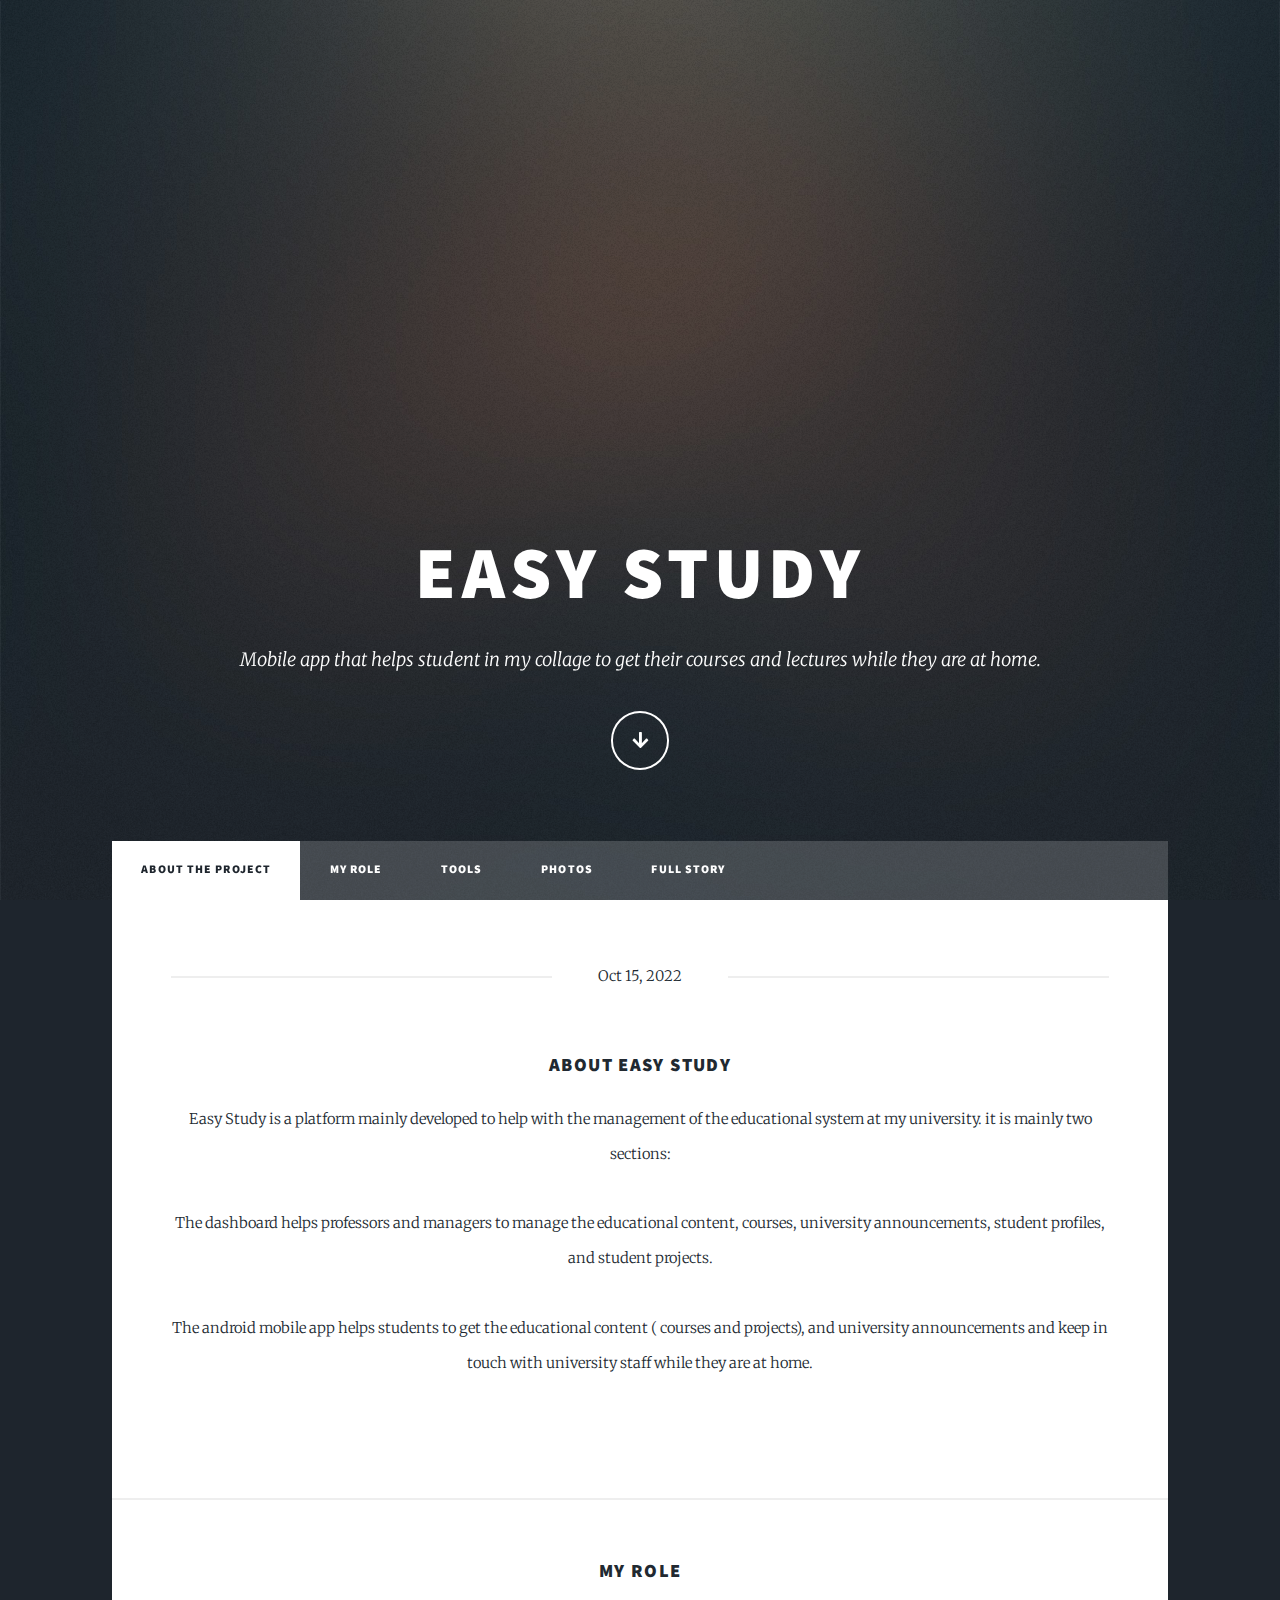
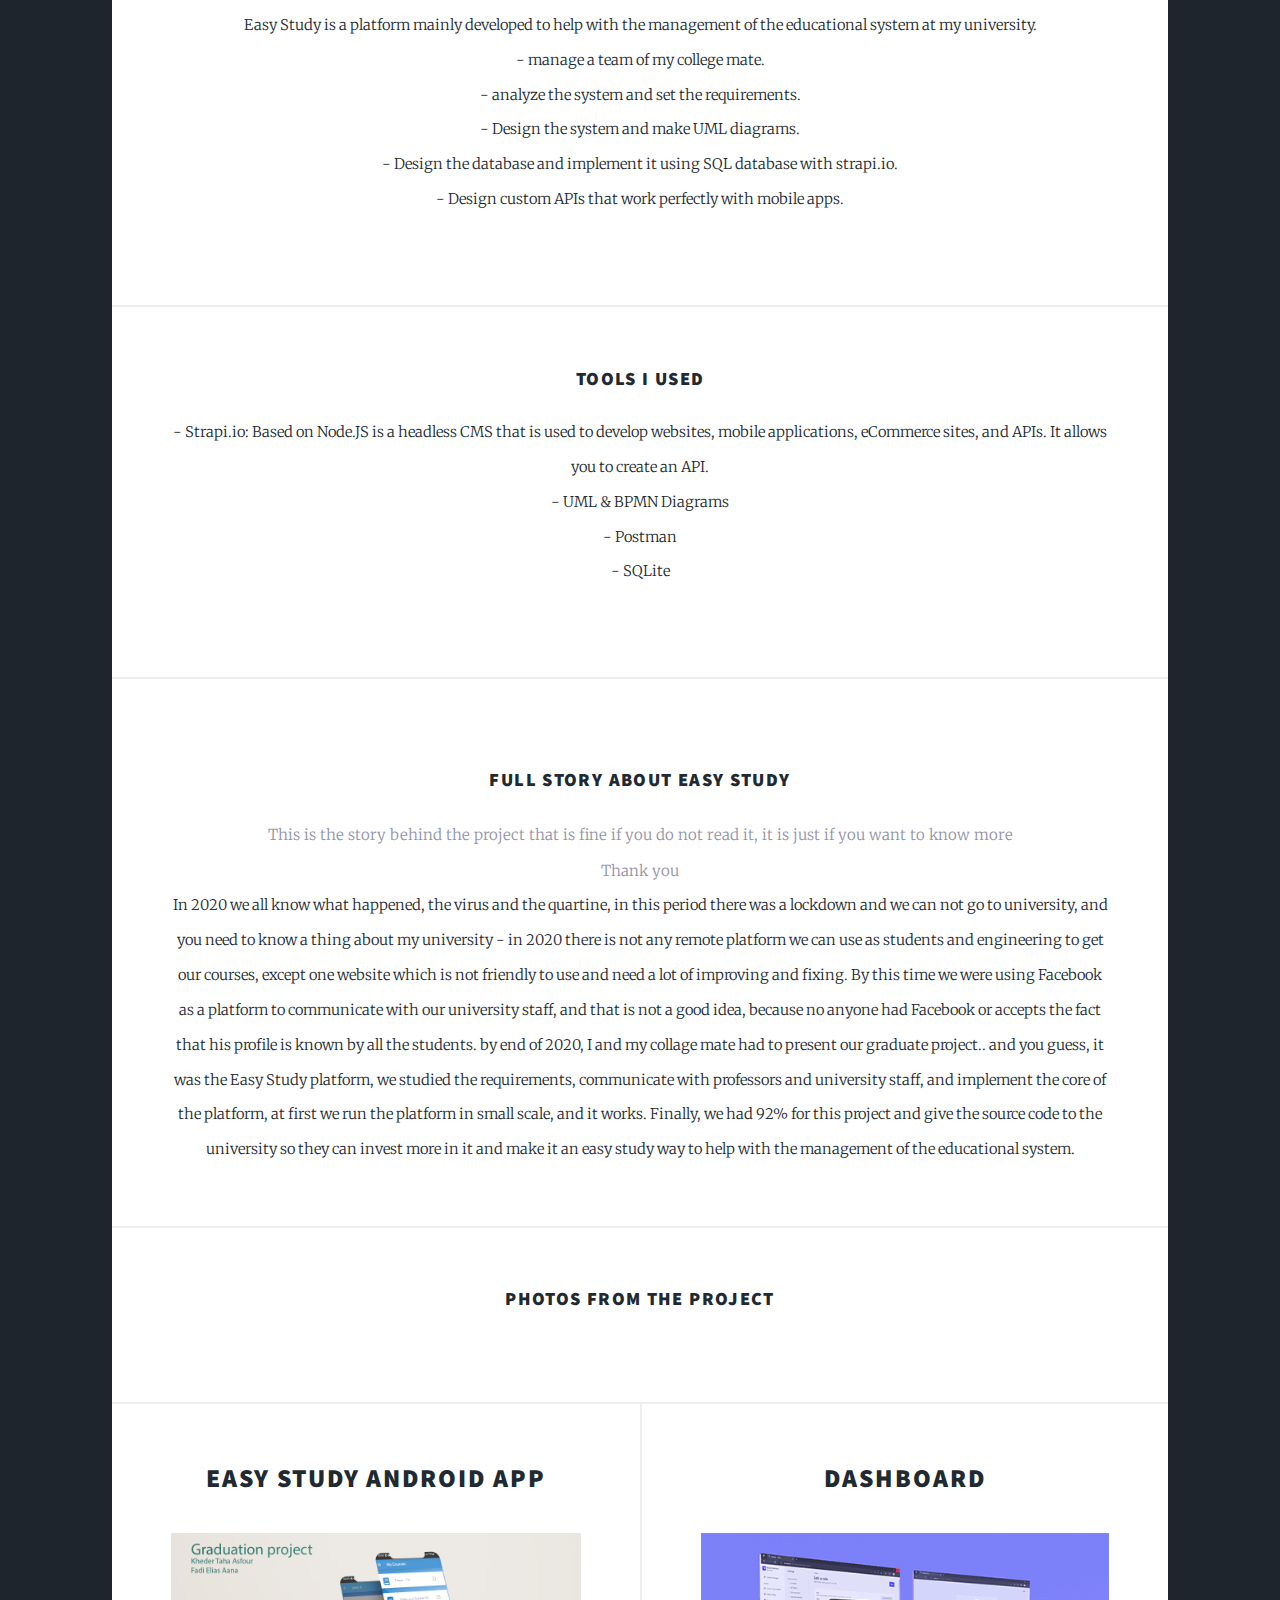
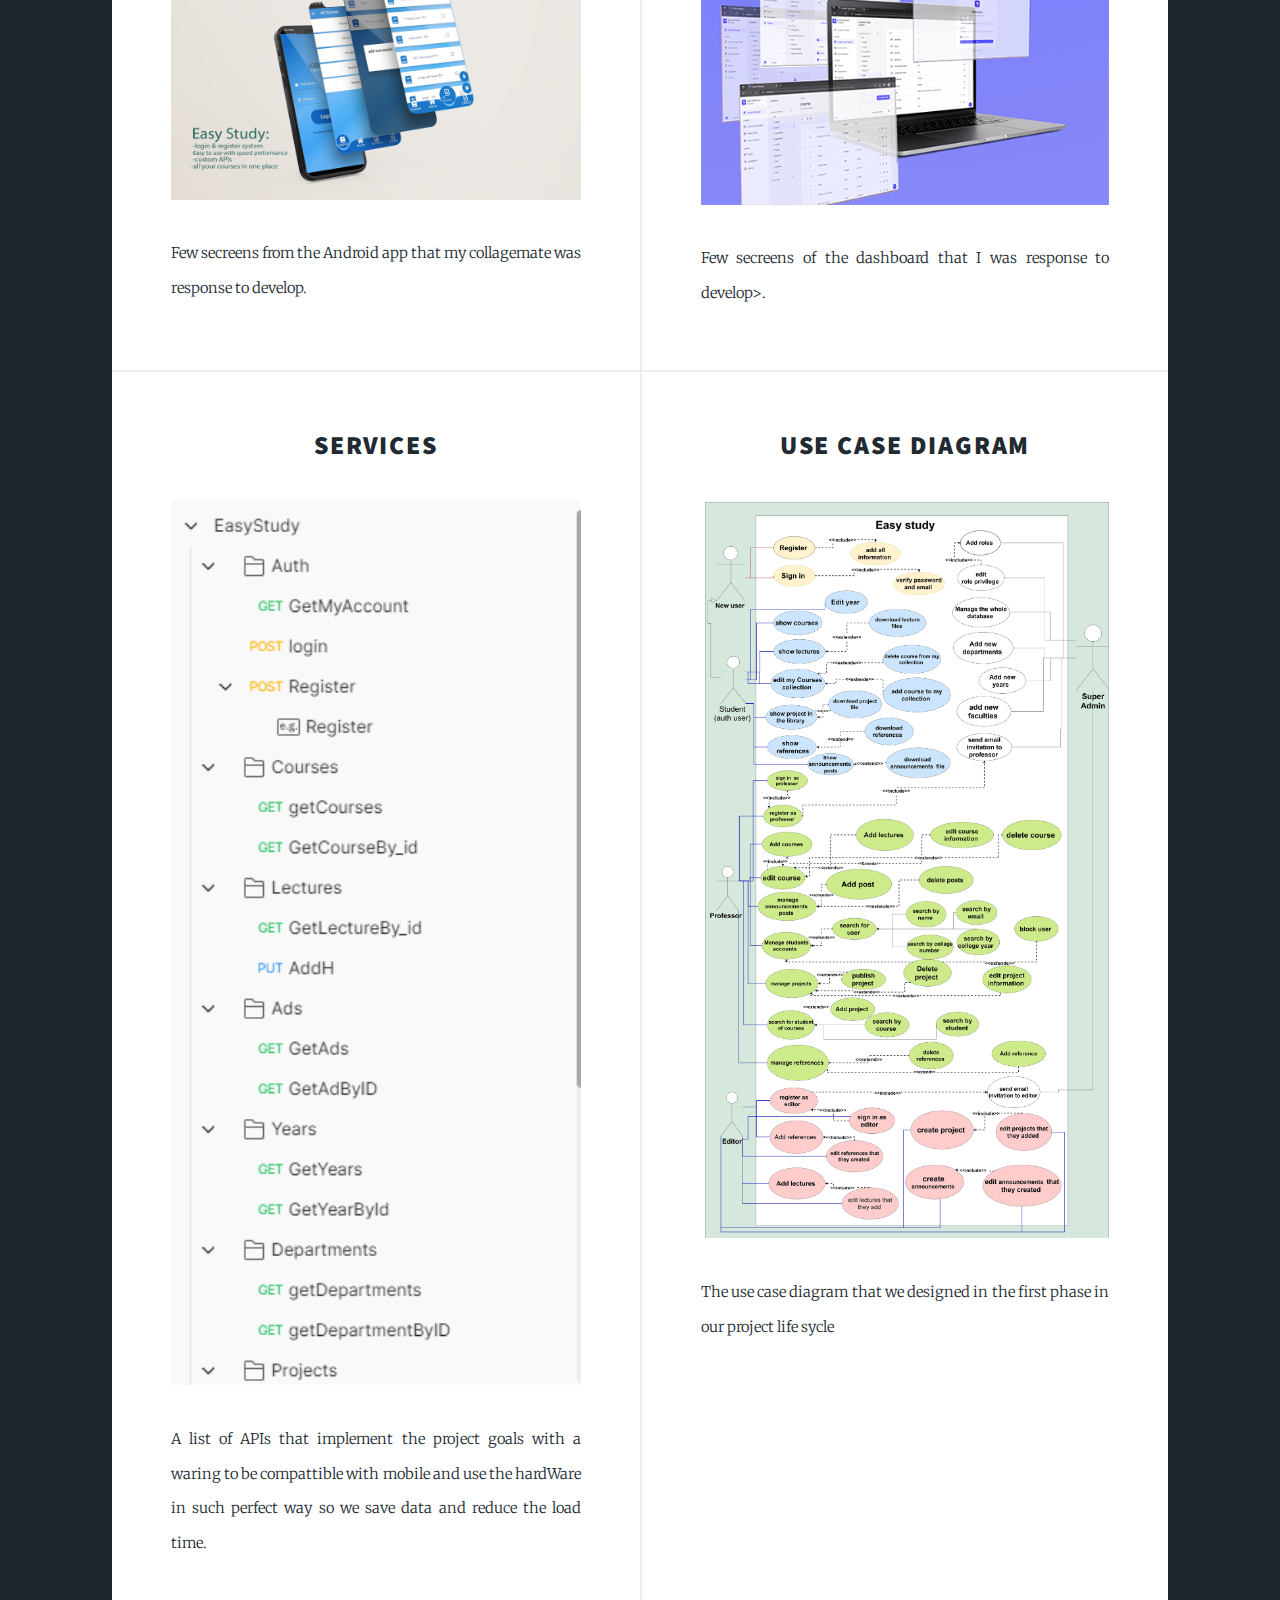
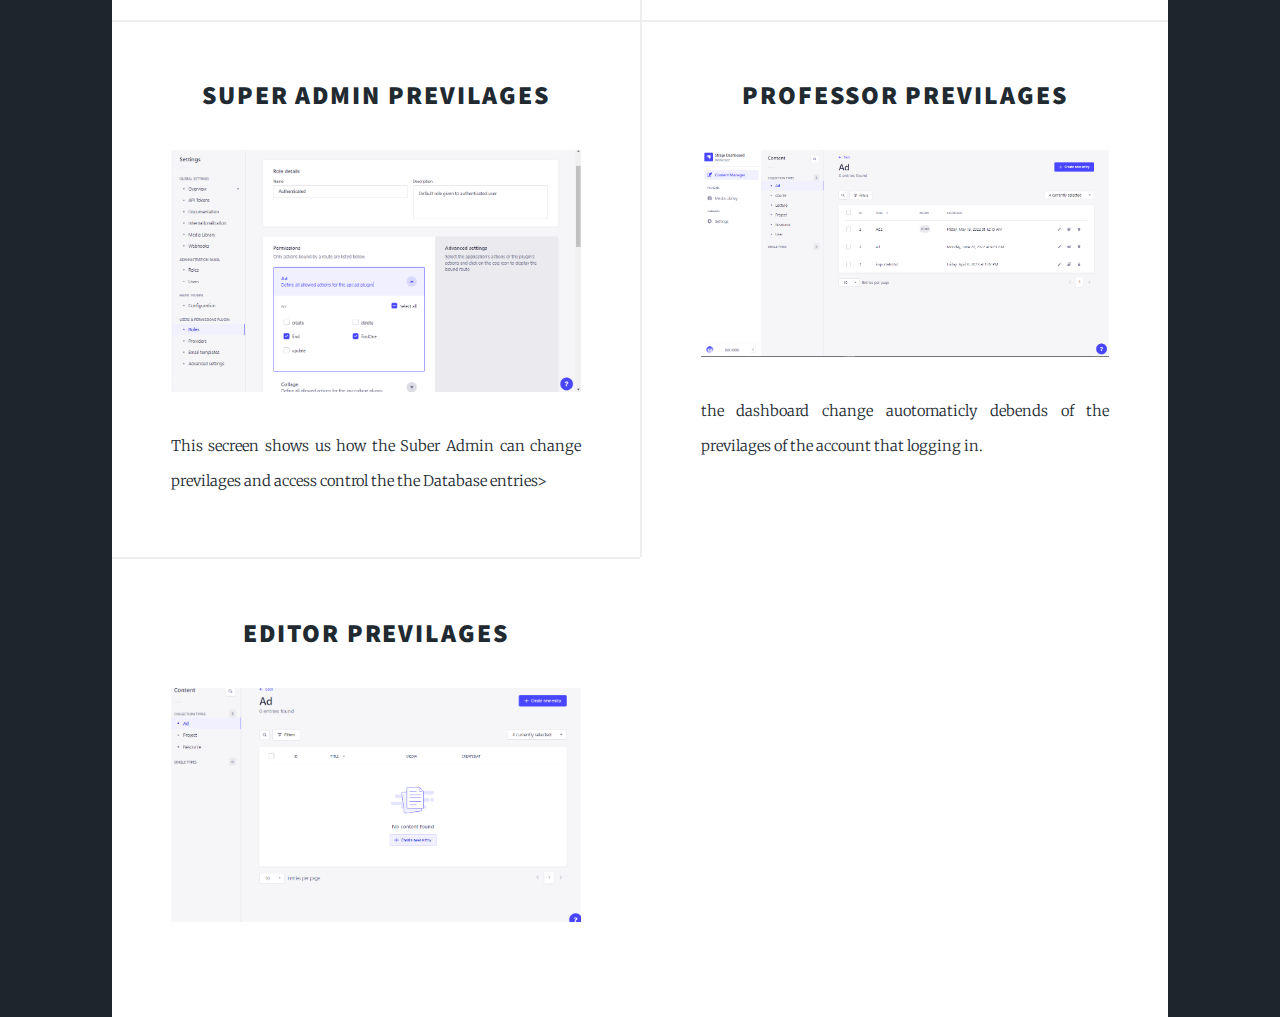
<file: EasyStudy/index.html>
<!DOCTYPE HTML>
<!--
	Massively by HTML5 UP
	html5up.net | @ajlkn
	Free for personal and commercial use under the CCA 3.0 license (html5up.net/license)
-->
<html>
	<head>
		<title>Easy Study</title>
		<meta charset="utf-8" />
		<meta name="viewport" content="width=device-width, initial-scale=1, user-scalable=no" />
		<link rel="stylesheet" href="assets/css/main.css" />
		<noscript><link rel="stylesheet" href="assets/css/noscript.css" /></noscript>
	</head>
	<body class="is-preload">

		<!-- Wrapper -->
			<div id="wrapper" class="fade-in">

				<!-- Intro -->
					<div id="intro">
						<h1>Easy Study<br /> </h1>
						<p>Mobile app that helps student in my collage to get their courses and lectures while they are at home.</p>
						<ul class="actions">
							<li><a href="#header" class="button icon solid solo fa-arrow-down scrolly">Continue</a></li>
						</ul>
					</div>

				<!-- Header -->
					<header id="header">
						<a href="index.html" class="logo">Easy Study </a>
					</header>

				<!-- Nav -->
					<nav id="nav">
						<ul class="links">
							<li class="active"><a href="#about">About the project</a></li>
							<li><a href="#myRole">My Role</a></li>
							<li><a  href="#tools">Tools</a></li>
							<li><a href="#photos">Photos</a></li>
							<li><a href="#fullStory">Full Story</a></li>
						</ul>
					</nav>
				<!-- Main -->
					<div id="main">
						
						<!-- Featured Post -->
							<article class="post featured" id="about">
								<header class="major">
									<span class="date">Oct 15, 2022</span>
									<h3>About Easy Study<br /> </h3>
									<p2>Easy Study is a platform mainly developed to help with the management of the educational system at my university.
										it is mainly two sections:  <br/> <br/>
										The dashboard helps professors and managers to manage the educational content, courses, university announcements, student profiles, and student projects.<br/> <br/>
										The android mobile app helps students to get the educational content ( courses and projects), and university announcements and keep in touch with university staff while they are at home.  <br/>
									</p2>
								</header>
								<!-- <a href="#" class="image main"><img src="images/pic01.jpg" alt="" /></a> -->
							</article>

							<div id="myRole">
							<article class="post featured" >
								<header class="major">
									<!-- <span class="date">April 25, 2017</span> -->
									<h3>My role <br /> </h3>
									<p2>Easy Study is a platform mainly developed to help with the management of the educational system at my university.<br/>
- manage a team of my college mate.<br/>
- analyze the system and set the requirements.<br/>
- Design the system and make UML diagrams.<br/>
- Design the database and implement it using SQL database with strapi.io.<br/>
- Design custom APIs that work perfectly with mobile apps.<br/>

									</p2>
								</header>
								<!-- <a href="#" class="image main"><img src="images/pic01.jpg" alt="" /></a> -->
								<!-- <ul class="actions special">
									<li><a href="#" class="button large">Full Story</a></li>
								</ul> -->
							</article>
						</div>
						<div id="tools">
							<article class="post featured" >
								<header class="major">
									<!-- <span class="date">April 25, 2017</span> -->
									<h3>Tools I used <br /> </h3>
									<p2>- Strapi.io: Based on Node.JS is a headless CMS that is used to develop websites, mobile applications, eCommerce sites, and APIs. It allows you to create an API. <br/>
										- UML & BPMN Diagrams <br/>
										- Postman <br/>
										- SQLite <br/>
									</p2>
									 
								</header>
								<!-- <a href="#" class="image main"><img src="images/pic01.jpg" alt="" /></a> -->
								<!-- <ul class="actions special">
									<li><a href="#" class="button large">Full Story</a></li>
								</ul> -->
							</article>
						</div>
						<article class="post featured" id="fullStory">
							<header. class="major">
								<!-- <span class="date">Oct 15, 2022</span> -->
								<h3>Full story about Easy Study <br /> </h3>
								<p1 style="color:rgb(147, 147, 165);font-size:15px;">This is the story behind the project that is fine if you do not read it, it is just if you want to know more <br/>Thank you  <br/>  </p1>
								<!-- <p  style="color:rgb(147, 147, 165);font-size:18px"> Thank you</p> -->
								<p2>In 2020 we all know what happened, the virus and the quartine, in this period there was a lockdown and we can not go to university, and you need to know a thing about my university  - in 2020 there is not any remote platform we can use as students and engineering to get our courses, except one website which is not friendly to use and need a lot of improving and fixing.
									By this time we were using Facebook as a platform to communicate with our university staff, and that is not a good idea, because no anyone had Facebook or accepts the fact that his profile is known by all the students.  
									by end of 2020, I and my collage mate had to present our graduate project.. and you guess, it was the Easy Study platform, we studied the requirements, communicate with professors and university staff, and implement the core of the platform, at first we run the platform in small scale, and it works.
									Finally, we had 92% for this project and give the source code to the university so they can invest more in it and make it an easy study way to help with the management of the educational system. </p2>    
								
							</header>
							<!-- <a href="#" class="image main"><img src="images/pic01.jpg" alt="" /></a> -->
						</article>

						<div id="photos">
							<article class="post featured" >
								<header class="major">
									<h3>Photos from the project <br /> </h3>
								
							</article>
						</div>
						<!-- Posts -->
							<section class="posts">
								<article>
									<header>
										<h2><a href="">Easy Study Android App<br /> </a></h2>
									</header>
									<a href="" class="image fit"><img src="images/EasySApp.png" alt="" /></a>
									<p> Few secreens from the Android app that my collagemate was response to develop.</p>
								</article>
								<article>
									<header>
										<h2><a href="#">Dashboard<br /> </a></h2>
									</header>
									<a href=" " class="image fit"><img src="images/EasySMoc.png" alt="" /></a>
									<p>Few secreens of the dashboard that I was response to develop>.</p>
								</article>
								<article>
									<header>
										<h2><a href="">Services<br /> </a></h2>
									</header>
									<a href="" class="image fit"><img src="images/APIs1.png" alt="" /></a>
									<p>A list of APIs that implement the project goals with a waring to be compattible with mobile and use the hardWare in such perfect way so we save data and reduce the load time.</p>
								</article>
								<article>
									<header>
										<h2><a href="">Use case diagram<br /> </a></h2>
									</header>
									<a href="images/ffff-Use case 2.png" class="image fit"><img src="images/ffff-Use case 2.png" alt="" /></a>
									<p>The use case diagram that we designed in the first phase in our project life sycle </p>
								</article>
								<article>
									<header>
										<h2><a href="">Super Admin previlages<br /> </a></h2>
									</header>
									<a href="" class="image fit"><img src="images/AdminViewAuthPreviliges.png" alt="" /></a>
									<p>This secreen shows us how the Suber Admin can change previlages and access control the the Database entries></p>
								</article>
								<article>
									<header>
										<h2><a href="">professor previlages <br /> </a></h2>
									</header>
									<a href="" class="image fit"><img src="images/PrfoPrivilig.png" alt="" /></a>
									<p>the dashboard change auotomaticly debends of the previlages of the account that logging in.</p>
								</article>
								<article>
									<header>
										<h2><a href="">Editor previlages<br /> </a></h2>
									</header>
									<a href="" class="image fit"><img src="images/editorPrevelages.png" alt="" /></a>
									<p> </p>
								</article>
								
								
							</section>

						<!-- Footer -->
							<!-- <footer>
								<div class="pagination">
									<a href="#" class="page active">1</a>
									<a href="#" class="page">2</a>
									<a href="#" class="page">3</a>
									<span class="extra">&hellip;</span>
									<a href="#" class="page">8</a>
									<a href="#" class="page">9</a>
									<a href="#" class="page">10</a>
									<a href="#" class="next">Next</a>
								</div>
							</footer> -->

					</div>

				<!-- Footer -->
					<footer id="footer">
						
						 <!-- <section>
							<ul class="actions">
								<li><a href="#header" class="button icon solid solo fa-arrow-up scrolly"></a></li>
							</ul>
						</section>
						<section class="split contact">
							<ul class="actions">
								<li><a href="#header" class="button icon solid solo fa-arrow-down scrolly"></a></li>
							</ul>
						</section>-->
					</footer> 

				<!-- Copyright -->
					<!-- <div id="copyright">
						<ul><li>&copy; Untitled</li><li>Design: <a href="https://html5up.net">HTML5 UP</a></li></ul>
					</div>  -->

			</div>

		<!-- Scripts -->
			<script src="assets/js/jquery.min.js"></script>
			<script src="assets/js/jquery.scrollex.min.js"></script>
			<script src="assets/js/jquery.scrolly.min.js"></script>
			<script src="assets/js/browser.min.js"></script>
			<script src="assets/js/breakpoints.min.js"></script>
			<script src="assets/js/util.js"></script>
			<script src="assets/js/main.js"></script>

	</body>
</html>
</file>
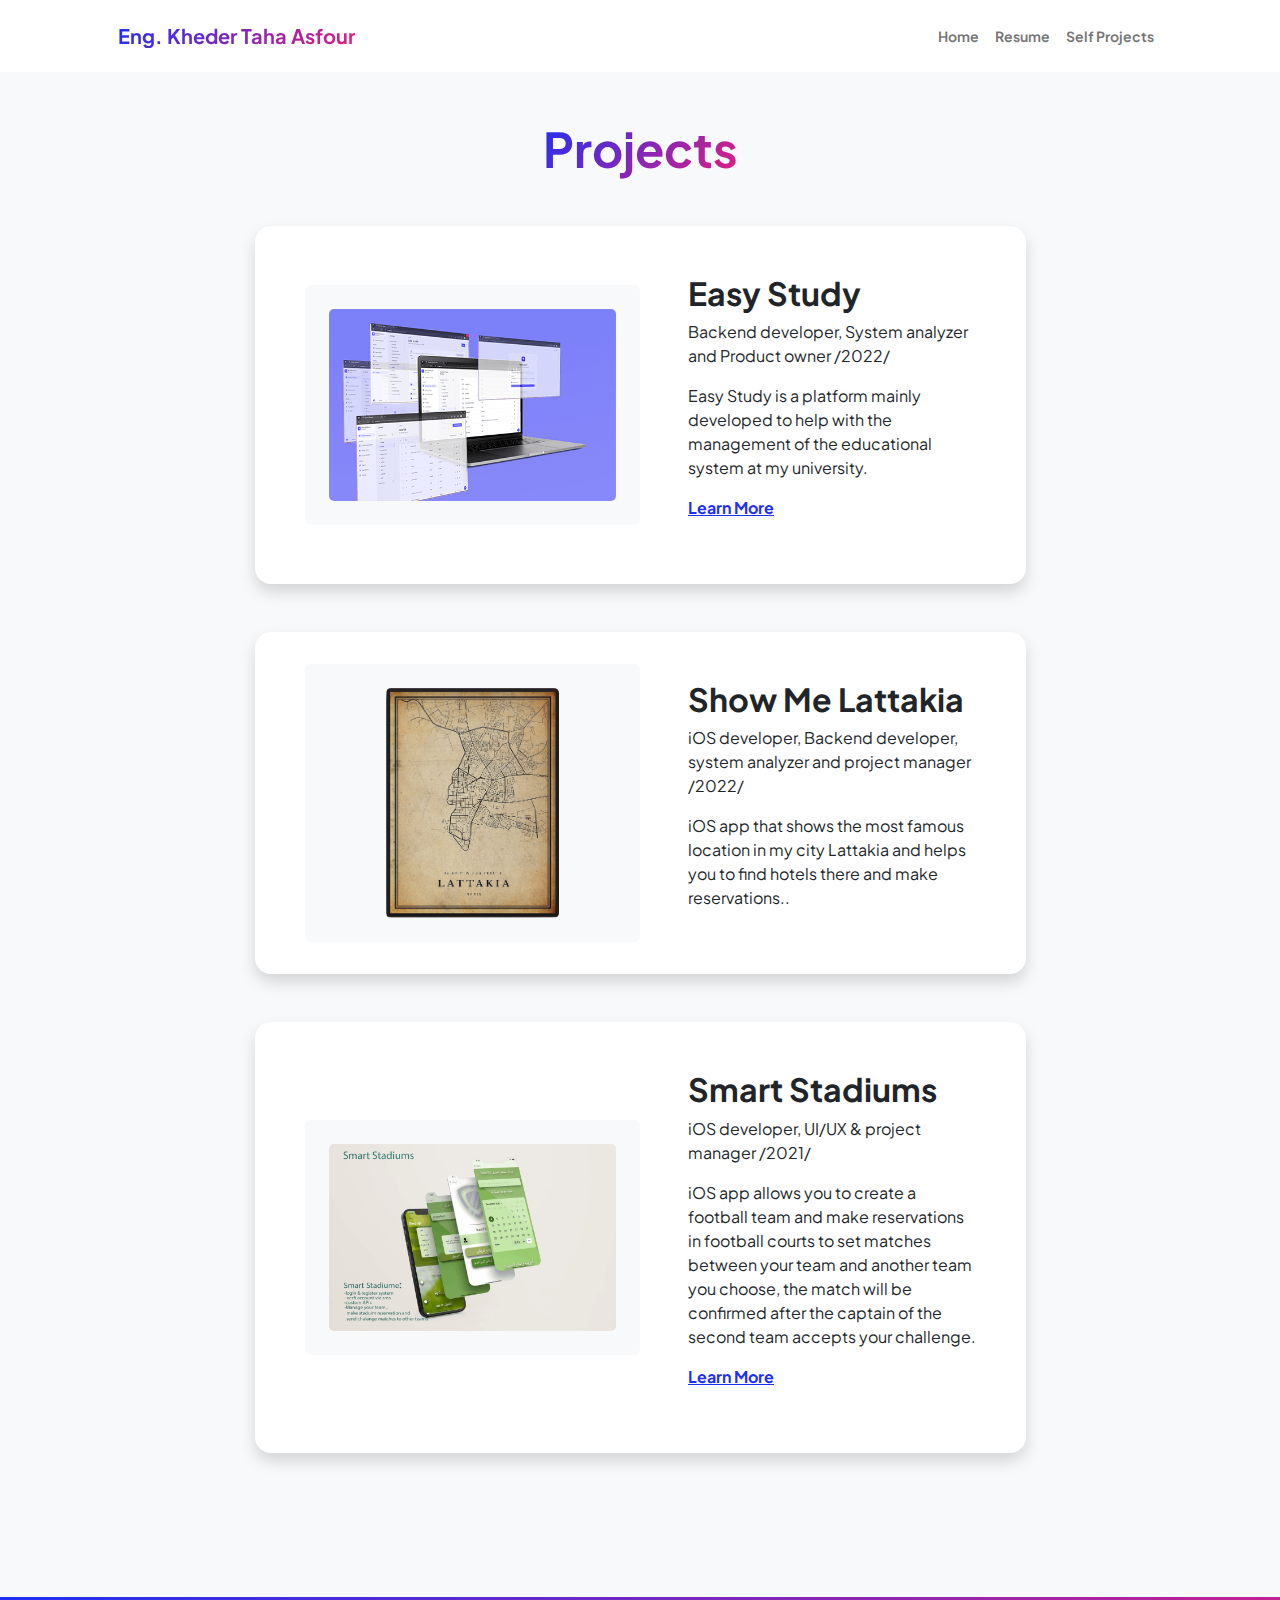
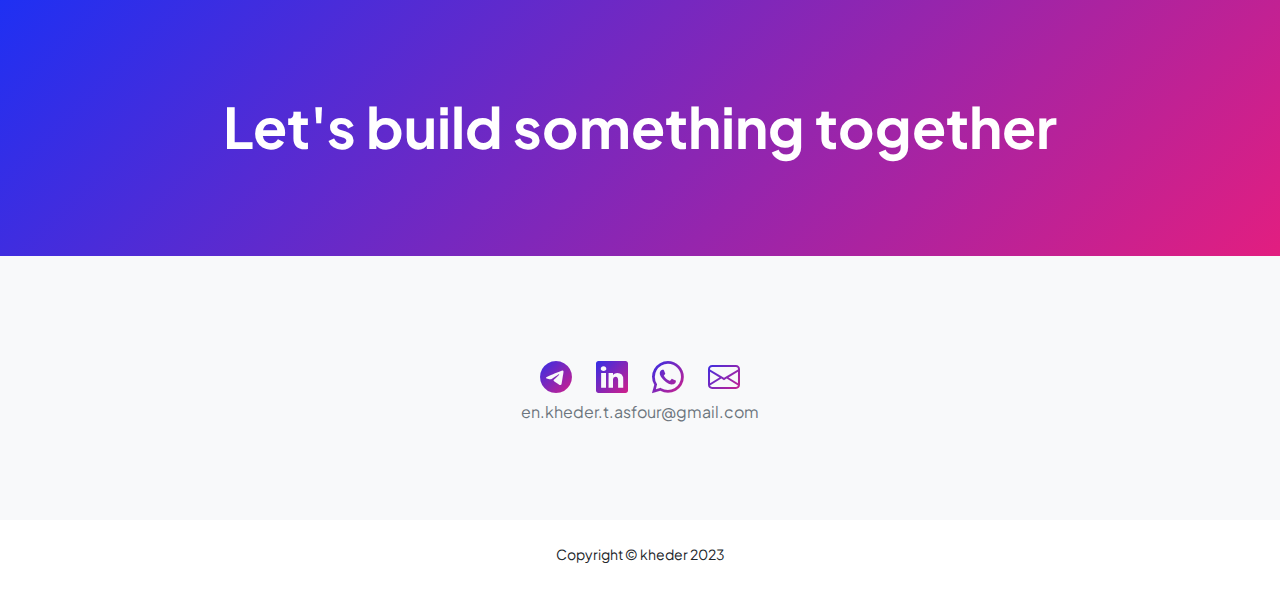
<file: projects.html>
<!DOCTYPE html>
<html lang="en">
    <head>
        <meta charset="utf-8" />
        <meta name="viewport" content="width=device-width, initial-scale=1, shrink-to-fit=no" />
        <meta name="description" content="" />
        <meta name="author" content="" />
        <title>Eng. Kheder Taha Asfour </title>
        <!-- Favicon-->
        <link rel="icon" type="image/x-icon" href="assets/favicon.ico" />
        <!-- Custom Google font-->
        <link rel="preconnect" href="https://fonts.googleapis.com" />
        <link rel="preconnect" href="https://fonts.gstatic.com" crossorigin />
        <link href="https://fonts.googleapis.com/css2?family=Plus+Jakarta+Sans:wght@100;200;300;400;500;600;700;800;900&amp;display=swap" rel="stylesheet" />
        <!-- Bootstrap icons-->
        <link href="https://cdn.jsdelivr.net/npm/bootstrap-icons@1.8.1/font/bootstrap-icons.css" rel="stylesheet" />
        <!-- Core theme CSS (includes Bootstrap)-->
        <link href="css/styles.css" rel="stylesheet" />
    </head>
    <body class="d-flex flex-column h-100 bg-light">
        <main class="flex-shrink-0">
            <!-- Navigation-->
            <nav class="navbar navbar-expand-lg navbar-light bg-white py-3">
                <div class="container px-5">
                    <a class="navbar-brand" href="index.html"><span class="text-gradient d-inline fw-bolder">Eng. Kheder Taha Asfour</span></a>
                    <button class="navbar-toggler" type="button" data-bs-toggle="collapse" data-bs-target="#navbarSupportedContent" aria-controls="navbarSupportedContent" aria-expanded="false" aria-label="Toggle navigation"><span class="navbar-toggler-icon"></span></button>
                    <div class="collapse navbar-collapse" id="navbarSupportedContent">
                        <ul class="navbar-nav ms-auto mb-2 mb-lg-0 small fw-bolder">
                            <li class="nav-item"><a class="nav-link" href="index.html">Home</a></li>
                            <li class="nav-item"><a class="nav-link" href="resume.html">Resume</a></li>
                            <li class="nav-item"><a class="nav-link" href="projects.html">Self Projects</a></li>
                            <!-- <li class="nav-item"><a class="nav-link" href="contact.html">Contact</a></li> -->
                        </ul>
                    </div>
                </div>
            </nav>
            <!-- Projects Section-->
            <section class="py-5">
                <div class="container px-5 mb-5">
                    <div class="text-center mb-5">
                        <h1 class="display-5 fw-bolder mb-0"><span class="text-gradient d-inline">Projects</span></h1>
                    </div>
                    <div class="row gx-5 justify-content-center">
                        <div class="col-lg-11 col-xl-9 col-xxl-8">
                            <!-- Project Card 1-->
                            
                            <div class="card overflow-hidden shadow rounded-4 border-0 mb-5">
                                <!-- <div class="card-body p-0"> -->
                                    <div class="projects-grid">
                                        <div class="img-container bg-light p-4 rounded-2">
                                            <img class="img-fluid rad" src="assets/Easy.png" height="100%" width="100%" alt="..." />
                                        </div>
                                        <div class="p-5">
                                            <h2 class="fw-bolder">Easy Study</h2>
                                            <p>Backend developer, System analyzer and Product owner /2022/</p>
                                            <p>Easy Study is a platform mainly developed to help with the management of the educational system at my university.</p>
                                            <p><a href="EasyStudy/index.html" class="fw-bolder">Learn More</a></p>
                                        </div>

                                    </div>
                            </div>
                        </div>

                         <div class="col-lg-11 col-xl-9 col-xxl-8">
                            <!-- Project Card 1-->
                            
                            <div class="card overflow-hidden shadow rounded-4 border-0 mb-5">
                                <!-- <div class="card-body p-0"> -->
                                    <div class="projects-grid">
                                        <div class="img-container bg-light p-4 rounded-2">
                                            <img id="strange-img"  class="img-fluid rad" src="assets/ShowMe.jpg" height="90%" width="90%" alt="..." />
                                        </div>
                                        <div class="p-5">
                                            <h2 class="fw-bolder">Show Me Lattakia</h2>
                                                    <p>iOS developer, Backend developer, system analyzer and project manager /2022/</p>
                                                    <p>iOS app that shows the most famous location in my city Lattakia and helps you to find hotels there and 	make reservations..</p>
                                                    <!-- <p><a href="EasyStudy/index.html" class="fw-bolder">Learn More</a></p> -->
                                        </div>

                                    </div>
                            </div>
                        </div>

                            <!-- Project Card 1-->
                             <div class="col-lg-11 col-xl-9 col-xxl-8">
                            <!-- Project Card 1-->
                            
                            <div class="card overflow-hidden shadow rounded-4 border-0 mb-5">
                                <!-- <div class="card-body p-0"> -->
                                    <div class="projects-grid">
                                        <div class="img-container bg-light p-4 rounded-2">
                                            <img class="img-fluid rad" src="assets/Smart.png" height="100%" width="100%" alt="..." />
                                        </div>
                                        <div class="p-5">
                                           <h2 class="fw-bolder">Smart Stadiums </h2>
                                            <p> iOS developer, UI/UX & project manager /2021/</p>
                                            <p>iOS app allows you to create a football team and make reservations in football courts to set matches between your team and another team you choose, the match will be confirmed after the captain of the second team accepts your challenge.</p>
                                            <p><a href="SmartStadiums/index.html" class="fw-bolder">Learn More</a></p>
                                        </div>

                                    </div>
                            </div>
                        </div>
                           
                    </div>
                                               <!-- Project Card 1-->
                        
                        </div>
                    </div>
                </div>
            </section>
            <!-- Call to action section-->
            <section class="py-5 bg-gradient-primary-to-secondary text-white">
                <div class="container px-5 my-5">
                    <div class="text-center">
                        <h2 class="display-4 fw-bolder mb-4">Let's build something together</h2>
                        <!-- <a class="btn btn-outline-light btn-lg px-5 py-3 fs-6 fw-bolder" href="contact.html">Contact me</a> -->
                    </div>
                </div>
            </section>
            <!-- About Section-->
            <section class="bg-light py-5">
                <div class="container px-5">
                    <div class="row gx-5 justify-content-center">
                        <div class="col-xxl-8">
                            <div class="text-center my-5">
                                <div class="d-flex justify-content-center fs-2 gap-4">
                                    <a class="text-gradient" href="https://t.me/Kheder_T_Asfour"><i class="bi bi-telegram"></i></a>
                                    <a class="text-gradient" href="https://www.linkedin.com/in/kheder-t-asfour-b0b582208"><i class="bi bi-linkedin"></i></a>
                                    <a class="text-gradient" href="https://api.whatsapp.com/send/?phone=963981118364&text&app_absent=0"><i class="bi bi-whatsapp"></i></a>
                                    <a class="text-gradient" href="mailto:en.kheder.t.asfour@gmail.com"><i class="bi bi-envelope"></i></a>
                                </div>
                                <p class="text-muted"> en.kheder.t.asfour@gmail.com </p>

                            </div>
                        </div>
                    </div>
                </div>
            </section>
        </main>
        <!-- Footer-->
        <!-- Footer-->
    <footer class="bg-white py-4 mt-auto absolute-footer">
      <div class="small m-0">Copyright &copy; kheder 2023</div>
    </footer>
        <!-- Bootstrap core JS-->
        <script src="https://cdn.jsdelivr.net/npm/bootstrap@5.2.3/dist/js/bootstrap.bundle.min.js"></script>
        <!-- Core theme JS-->
        <script src="js/scripts.js"></script>
    </body>
</html>
</file>
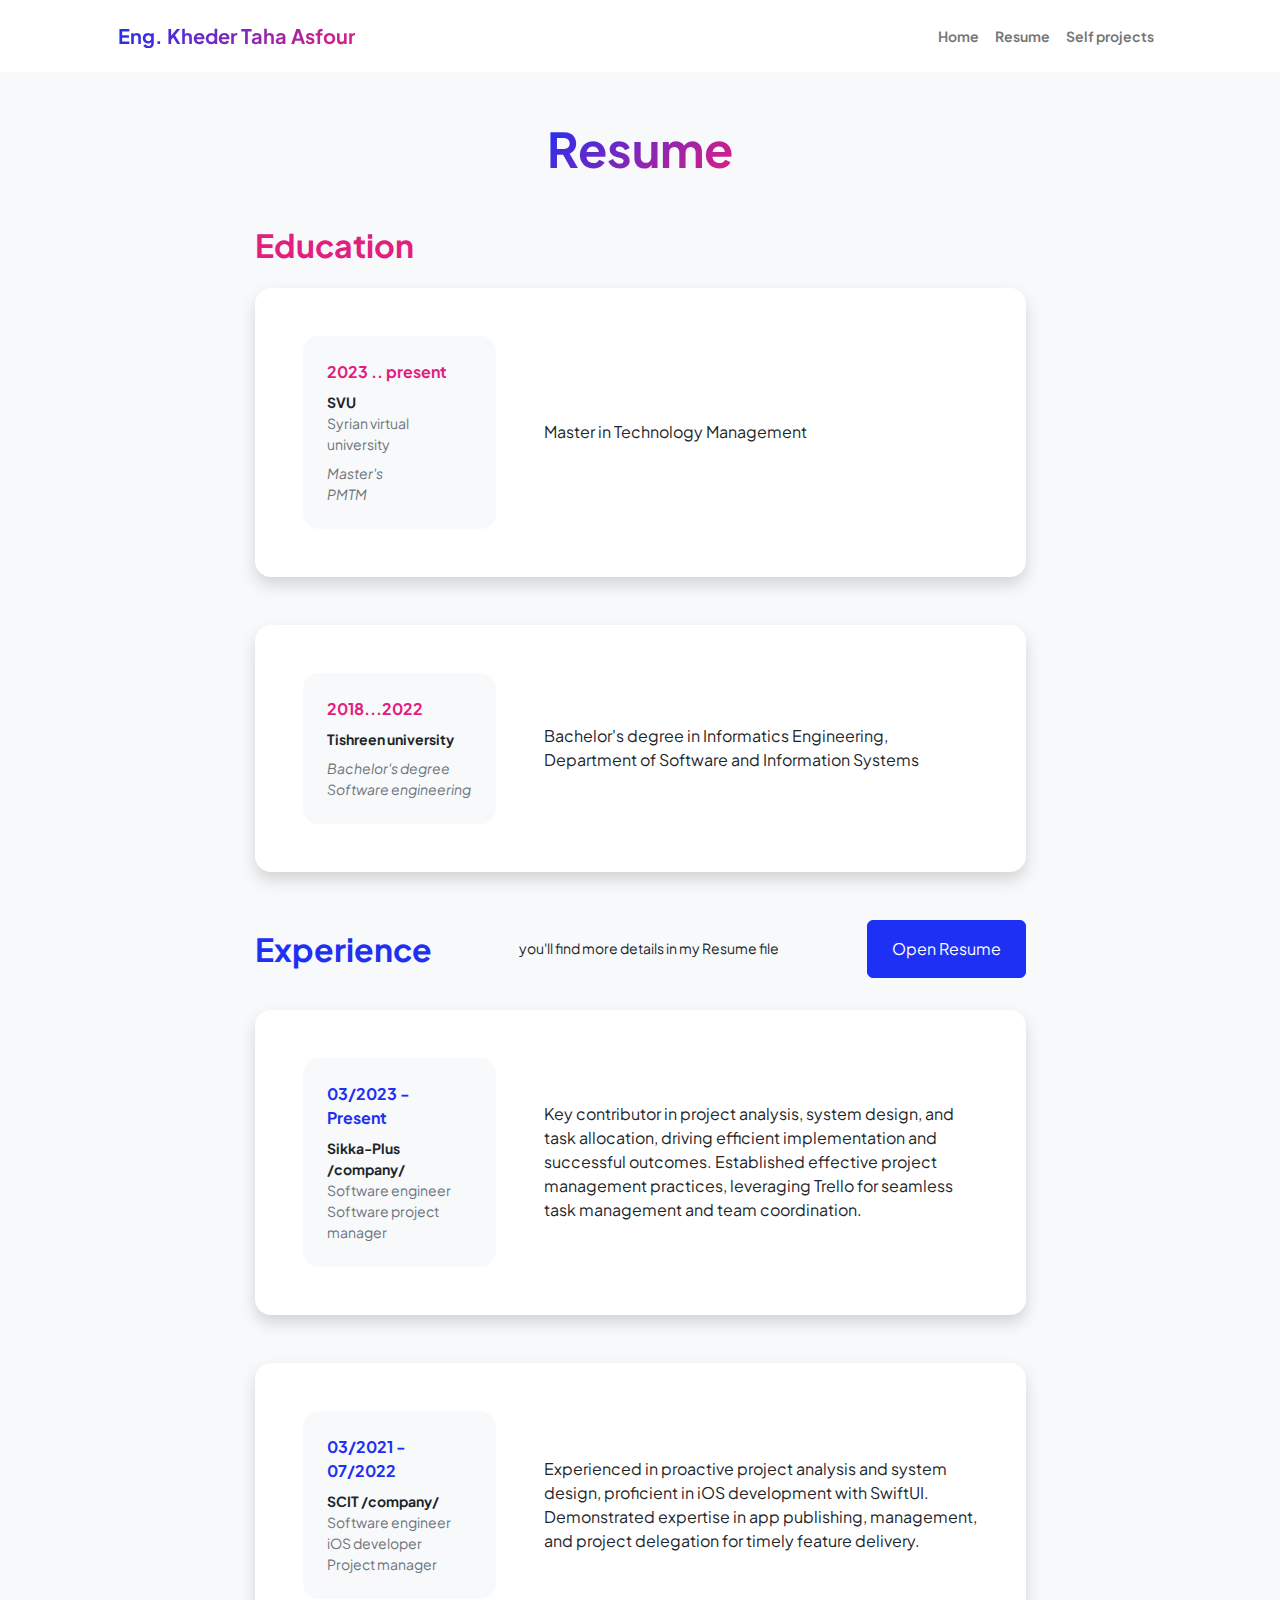
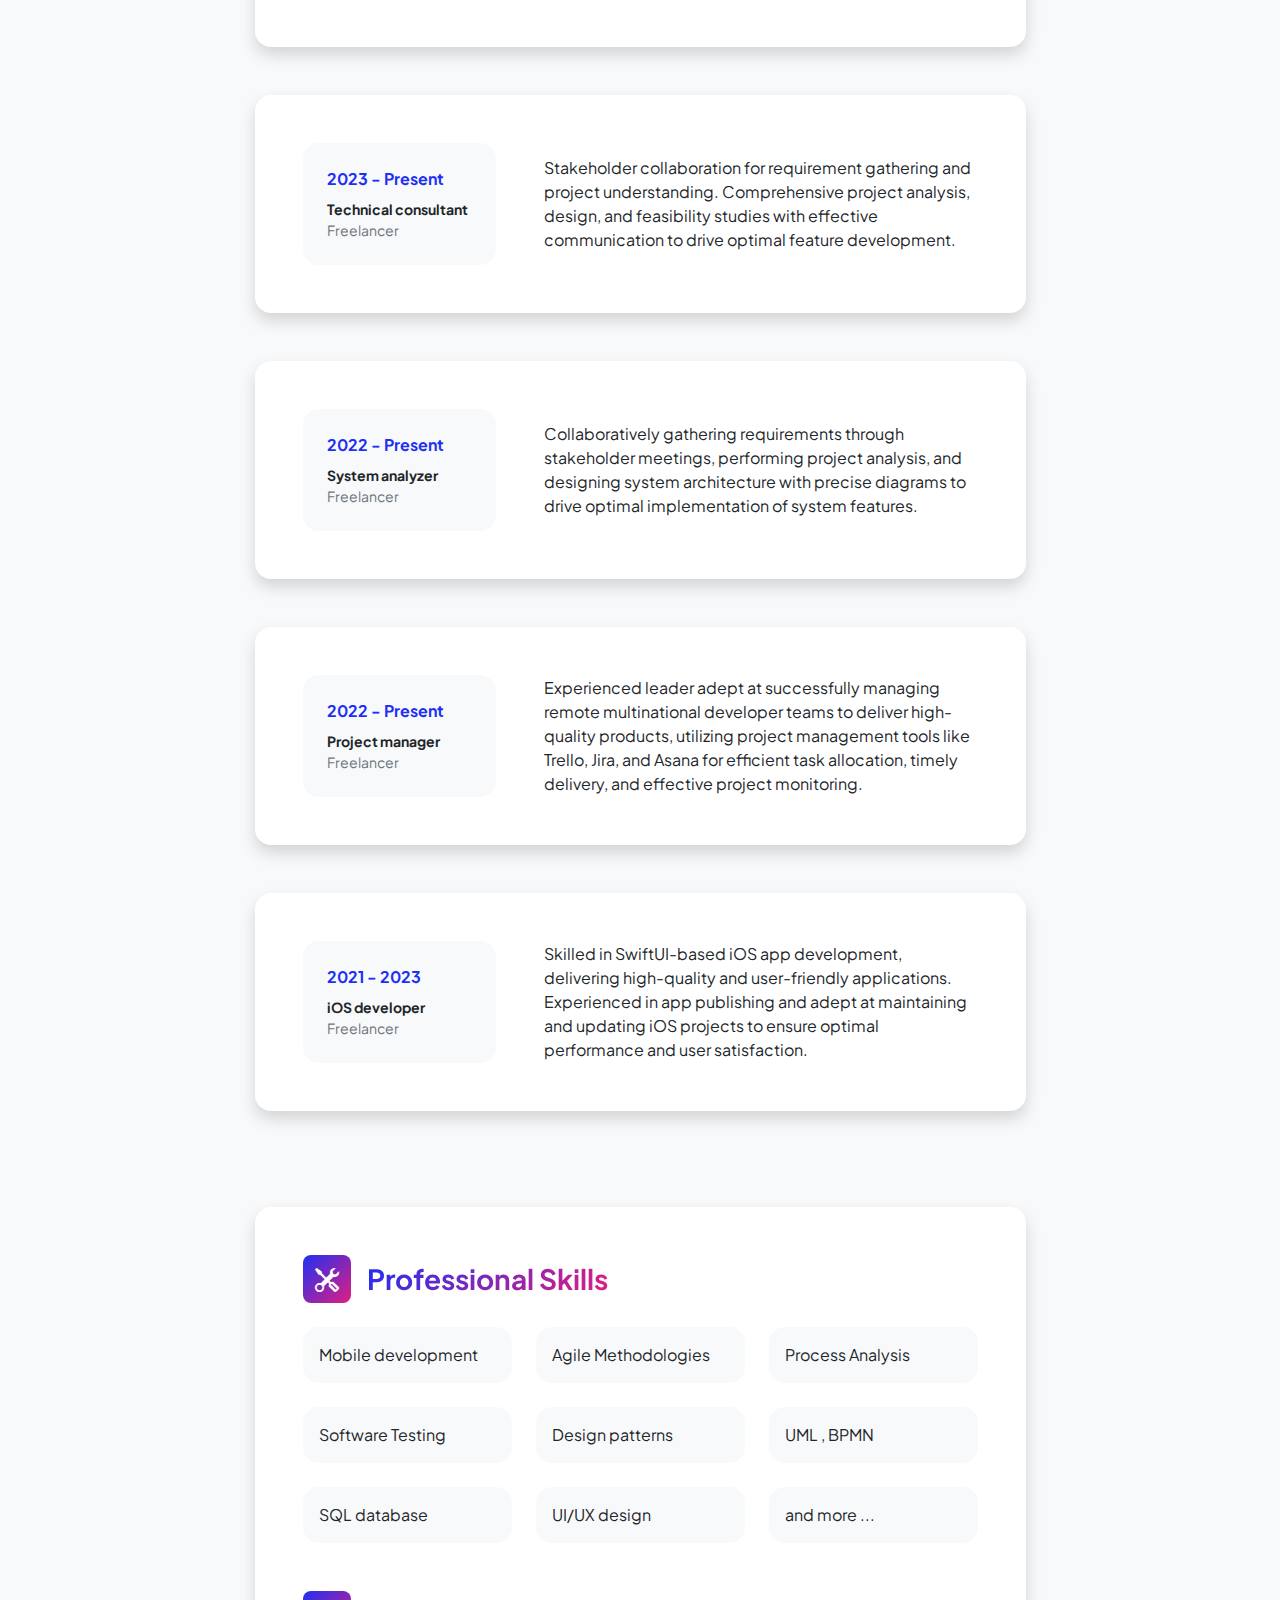
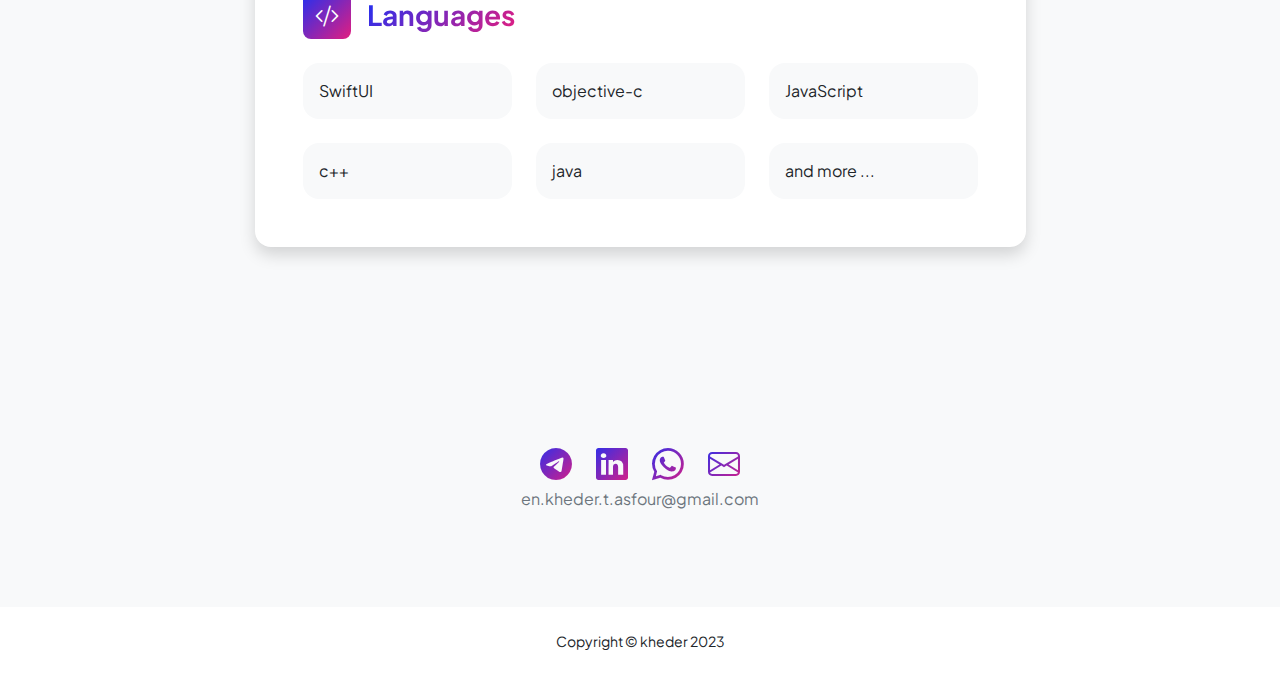
<file: resume.html>
<!DOCTYPE html>
<html lang="en">
    <head>
        <meta charset="utf-8" />
        <meta name="viewport" content="width=device-width, initial-scale=1, shrink-to-fit=no" />
        <meta name="description" content="" />
        <meta name="author" content="" />
        <title>Personal - Eng. Kheder Asfour</title>
        <!-- Favicon-->
        <link rel="icon" type="image/x-icon" href="assets/favicon.ico" />
        <!-- Custom Google font-->
        <link rel="preconnect" href="https://fonts.googleapis.com" />
        <link rel="preconnect" href="https://fonts.gstatic.com" crossorigin />
        <link href="https://fonts.googleapis.com/css2?family=Plus+Jakarta+Sans:wght@100;200;300;400;500;600;700;800;900&amp;display=swap" rel="stylesheet" />
        <!-- Bootstrap icons-->
        <link href="https://cdn.jsdelivr.net/npm/bootstrap-icons@1.8.1/font/bootstrap-icons.css" rel="stylesheet" />
        <!-- Core theme CSS (includes Bootstrap)-->
        <link href="css/styles.css" rel="stylesheet" />
    </head>
    <body class="d-flex flex-column h-100 bg-light">
        <main class="flex-shrink-0">
            <!-- Navigation-->
            <nav class="navbar navbar-expand-lg navbar-light bg-white py-3">
                <div class="container px-5">
                    <a class="navbar-brand" href="index.html"><span class="text-gradient d-inline fw-bolder">Eng. Kheder Taha Asfour </span></a>
                    <button class="navbar-toggler" type="button" data-bs-toggle="collapse" data-bs-target="#navbarSupportedContent" aria-controls="navbarSupportedContent" aria-expanded="false" aria-label="Toggle navigation"><span class="navbar-toggler-icon"></span></button>
                    <div class="collapse navbar-collapse" id="navbarSupportedContent">
                        <ul class="navbar-nav ms-auto mb-2 mb-lg-0 small fw-bolder">
                            <li class="nav-item"><a class="nav-link" href="index.html">Home</a></li>
                            <li class="nav-item"><a class="nav-link" href="resume.html">Resume</a></li>
                            <li class="nav-item"><a class="nav-link" href="projects.html">Self projects</a></li>
                            <!-- <li class="nav-item"><a class="nav-link" href="contact.html">Contact</a></li> -->
                        </ul>
                    </div>
                </div>
            </nav>
            <!-- Page Content-->
            <div class="container px-5 my-5">
                <div class="text-center mb-5">
                    <h1 class="display-5 fw-bolder mb-0"><span class="text-gradient d-inline">Resume</span></h1>
                </div>
                <div class="row gx-5 justify-content-center">
                    <div class="col-lg-11 col-xl-9 col-xxl-8">
                        <section>
                            <h2 class="text-secondary fw-bolder mb-4">Education</h2>
                            <!-- Education Card 1-->
                            <div class="card shadow border-0 rounded-4 mb-5">
                                <div class="card-body p-5">
                                    <div class="row align-items-center gx-5">
                                        <div class="col text-center text-lg-start mb-4 mb-lg-0">
                                            <div class="bg-light p-4 rounded-4">
                                                <div class="text-secondary fw-bolder mb-2">2023 .. present</div>
                                                <div class="mb-2">
                                                    <div class="small fw-bolder">SVU</div>
                                                    <div class="small text-muted">Syrian virtual university</div>
                                                </div>
                                                <div class="fst-italic">
                                                    <div class="small text-muted">Master's</div>
                                                    <div class="small text-muted">PMTM</div>
                                                </div>
                                            </div>
                                        </div>
                                        <div class="col-lg-8"><div>Master in Technology Management</div></div>
                                    </div>
                                </div>
                            </div>
                            <!-- Education Card 2-->
                            <div class="card shadow border-0 rounded-4 mb-5">
                                <div class="card-body p-5">
                                    <div class="row align-items-center gx-5">
                                        <div class="col text-center text-lg-start mb-4 mb-lg-0">
                                            <div class="bg-light p-4 rounded-4">
                                                <div class="text-secondary fw-bolder mb-2">2018...2022</div>
                                                <div class="mb-2">
                                                    <div class="small fw-bolder">Tishreen university</div>
                                                    <!-- <div class="small text-muted">Los Angeles, CA</div> -->
                                                </div>
                                                <div class="fst-italic">
                                                    <div class="small text-muted">Bachelor's degree</div>
                                                    <div class="small text-muted">Software engineering</div>
                                                </div>
                                            </div>
                                        </div>
                                        <div class="col-lg-8"><div> Bachelor's degree in Informatics Engineering, Department of Software and Information Systems </div></div>
                                    </div>
                                </div>
                            </div>
                        </section>
                        <!-- Experience Section-->
                        <section>
                            <!-- <div class="d-flex align-items-center justify-content-between mb-4"> -->
                               <div class="resume-header-grid">
                                  <h2 class="text-primary fw-bolder mb-0">Experience</h2>
                                  <div class="small fw-muted text-center">you'll find more details in my Resume file</div> 
                                <!-- Download resume button-->
                                <!-- Note: Set the link href target to a PDF file within your project-->
                                  <a class="btn btn-primary px-4 py-3" href="Kheder Asfour-Software engineer.pdf">
                                    Open Resume
                                   </a>
                               </div>
                            <!-- </div> -->
                            <!-- Experience Card 1-->
                            <div class="card shadow border-0 rounded-4 mb-5">
                                <div class="card-body p-5">
                                    <div class="row align-items-center gx-5">
                                        <div class="col text-center text-lg-start mb-4 mb-lg-0">
                                            <div class="bg-light p-4 rounded-4">
                                                <div class="text-primary fw-bolder mb-2">03/2023 - Present</div>
                                                <div class="small fw-bolder">Sikka-Plus /company/</div>
                                                <div class="small text-muted">Software engineer</div>
                                                <div class="small text-muted">Software project manager</div>
                                            </div>
                                        </div>
                                        <div class="col-lg-8"><div>Key contributor in project analysis, system design, and task allocation, driving efficient implementation and successful outcomes. Established effective project management practices, leveraging Trello for seamless task management and team coordination.</div></div>
                                    </div>
                                </div>
                            </div>
                                  <!-- Experience Card 1-->
                                  <div class="card shadow border-0 rounded-4 mb-5">
                                    <div class="card-body p-5">
                                        <div class="row align-items-center gx-5">
                                            <div class="col text-center text-lg-start mb-4 mb-lg-0">
                                                <div class="bg-light p-4 rounded-4">
                                                    <div class="text-primary fw-bolder mb-2">03/2021 - 07/2022</div>
                                                    <div class="small fw-bolder">SCIT /company/</div>
                                                    <div class="small text-muted">Software engineer</div>
                                                    <div class="small text-muted">iOS developer</div>
                                                    <div class="small text-muted">Project manager</div>

                                                </div>
                                            </div>
                                            <div class="col-lg-8"><div>Experienced in proactive project analysis and system design, proficient in iOS development with SwiftUI. Demonstrated expertise in app publishing, management, and project delegation for timely feature delivery.</div></div>
                                        </div>
                                    </div>
                                </div>
                                   <!-- Experience Card 1-->
                            <div class="card shadow border-0 rounded-4 mb-5">
                                <div class="card-body p-5">
                                    <div class="row align-items-center gx-5">
                                        <div class="col text-center text-lg-start mb-4 mb-lg-0">
                                            <div class="bg-light p-4 rounded-4">
                                                <div class="text-primary fw-bolder mb-2">2023 - Present</div>
                                                <div class="small fw-bolder">Technical consultant</div>
                                                <div class="small text-muted">Freelancer</div>
                                                <!-- <div class="small text-muted">Los Angeles, CA</div> -->
                                            </div>
                                        </div>
                                        <div class="col-lg-8"><div>Stakeholder collaboration for requirement gathering and project understanding. Comprehensive project analysis, design, and feasibility studies with effective communication to drive optimal feature development.</div></div>
                                    </div>
                                </div>
                            </div>
                                   <!-- Experience Card 1-->
                            <div class="card shadow border-0 rounded-4 mb-5">
                                <div class="card-body p-5">
                                    <div class="row align-items-center gx-5">
                                        <div class="col text-center text-lg-start mb-4 mb-lg-0">
                                            <div class="bg-light p-4 rounded-4">
                                                <div class="text-primary fw-bolder mb-2">2022 - Present</div>
                                                <div class="small fw-bolder">System analyzer</div>
                                                <div class="small text-muted">Freelancer</div>
                                                <!-- <div class="small text-muted">Los Angeles, CA</div> -->
                                            </div>
                                        </div>
                                        <div class="col-lg-8"><div></div>Collaboratively gathering requirements through stakeholder meetings, performing project analysis, and designing system architecture with precise diagrams to drive optimal implementation of system features.</div>
                                    </div>
                                </div>
                            </div>
                                   <!-- Experience Card 1-->
                            <div class="card shadow border-0 rounded-4 mb-5">
                                <div class="card-body p-5">
                                    <div class="row align-items-center gx-5">
                                        <div class="col text-center text-lg-start mb-4 mb-lg-0">
                                            <div class="bg-light p-4 rounded-4">
                                                <div class="text-primary fw-bolder mb-2">2022 - Present</div>
                                                <div class="small fw-bolder">Project manager</div>
                                                <div class="small text-muted">Freelancer</div>
                                                <!-- <div class="small text-muted">Los Angeles, CA</div> -->
                                            </div>
                                        </div>
                                        <div class="col-lg-8"><div>Experienced leader adept at successfully managing remote multinational developer teams to deliver high-quality products, utilizing project management tools like Trello, Jira, and Asana for efficient task allocation, timely delivery, and effective project monitoring.</div></div>
                                    </div>
                                </div>
                            </div>
                            <!-- Experience Card 2-->
                            <div class="card shadow border-0 rounded-4 mb-5">
                                <div class="card-body p-5">
                                    <div class="row align-items-center gx-5">
                                        <div class="col text-center text-lg-start mb-4 mb-lg-0">
                                            <div class="bg-light p-4 rounded-4">
                                                <div class="text-primary fw-bolder mb-2">2021 - 2023</div>
                                                <div class="small fw-bolder">iOS developer</div>
                                                <div class="small text-muted">Freelancer</div>
                                                <!-- <div class="small text-muted">Gotham City, NY</div> -->
                                            </div>
                                        </div>
                                        <div class="col-lg-8"><div>Skilled in SwiftUI-based iOS app development, delivering high-quality and user-friendly applications. Experienced in app publishing and adept at maintaining and updating iOS projects to ensure optimal performance and user satisfaction.</div></div>
                                    </div>
                                </div>
                            </div>
                        </section>
                        <!-- Education Section-->
                       
                        <!-- Divider-->
                        <div class="pb-5"></div>
                        <!-- Skills Section-->
                        <section>
                            <!-- Skillset Card-->
                            <div class="card shadow border-0 rounded-4 mb-5">
                                <div class="card-body p-5">
                                    <!-- Professional skills list-->
                                    <div class="mb-5">
                                        <div class="d-flex align-items-center mb-4">
                                            <div class="feature bg-primary bg-gradient-primary-to-secondary text-white rounded-3 me-3"><i class="bi bi-tools"></i></div>
                                            <h3 class="fw-bolder mb-0"><span class="text-gradient d-inline">Professional Skills</span></h3>
                                        </div>
                                        <div class="row row-cols-1 row-cols-md-3 mb-4">
                                            <div class="col mb-4 mb-md-0"><div class="d-flex align-items-center bg-light rounded-4 p-3 h-22">Mobile development</div></div>
                                            <div class="col mb-4 mb-md-0"><div class="d-flex align-items-center bg-light rounded-4 p-3 h-100">Agile Methodologies</div></div>
                                            <div class="col"><div class="d-flex align-items-center bg-light rounded-4 p-3 h-100">Process Analysis</div></div>
                                        </div>
                                        <div class="row row-cols-1 row-cols-md-3 mb-4">
                                            <div class="col mb-4 mb-md-0"><div class="d-flex align-items-center bg-light rounded-4 p-3 h-22">Software Testing</div></div>
                                            <div class="col mb-4 mb-md-0"><div class="d-flex align-items-center bg-light rounded-4 p-3 h-100">Design patterns</div></div>
                                            <div class="col"><div class="d-flex align-items-center bg-light rounded-4 p-3 h-100">UML , BPMN</div></div>
                                        </div>
                                        <div class="row row-cols-1 row-cols-md-3">
                                            <div class="col mb-4 mb-md-0"><div class="d-flex align-items-center bg-light rounded-4 p-3 h-100">SQL database</div></div>
                                            <div class="col mb-4 mb-md-0"><div class="d-flex align-items-center bg-light rounded-4 p-3 h-100">UI/UX design</div></div>
                                            <div class="col"><div class="d-flex align-items-center bg-light rounded-4 p-3 h-100">and more ...</div></div>
                                        </div>
                                    </div>
                                    <!-- Languages list-->
                                    <div class="mb-0">
                                        <div class="d-flex align-items-center mb-4">
                                            <div class="feature bg-primary bg-gradient-primary-to-secondary text-white rounded-3 me-3"><i class="bi bi-code-slash"></i></div>
                                            <h3 class="fw-bolder mb-0"><span class="text-gradient d-inline">Languages</span></h3>
                                        </div>
                                        <div class="row row-cols-1 row-cols-md-3 mb-4">
                                            <div class="col mb-4 mb-md-0"><div class="d-flex align-items-center bg-light rounded-4 p-3 h-100">SwiftUI</div></div>
                                            <div class="col mb-4 mb-md-0"><div class="d-flex align-items-center bg-light rounded-4 p-3 h-100">objective-c </div></div>
                                            <div class="col"><div class="d-flex align-items-center bg-light rounded-4 p-3 h-100">JavaScript</div></div>
                                        </div>
                                        <div class="row row-cols-1 row-cols-md-3">
                                            <div class="col mb-4 mb-md-0"><div class="d-flex align-items-center bg-light rounded-4 p-3 h-100">c++</div></div>
                                            <div class="col mb-4 mb-md-0"><div class="d-flex align-items-center bg-light rounded-4 p-3 h-100">java</div></div>
                                            <div class="col"><div class="d-flex align-items-center bg-light rounded-4 p-3 h-100">and more ...</div></div>
                                        </div>
                                    </div>
                                </div>
                            </div>
                        </section>
                    </div>
                </div>
            </div>
                        <!-- About Section-->
                        <section class="bg-light py-5">
                            <div class="container px-5">
                                <div class="row gx-5 justify-content-center">
                                    <div class="col-xxl-8">
                                        <div class="text-center my-5">
                                            <div class="d-flex justify-content-center fs-2 gap-4">
                                                <a class="text-gradient" href="https://t.me/Kheder_T_Asfour"><i class="bi bi-telegram"></i></a>
                                                <a class="text-gradient" href="https://www.linkedin.com/in/kheder-t-asfour-b0b582208"><i class="bi bi-linkedin"></i></a>
                                                <a class="text-gradient" href="https://api.whatsapp.com/send/?phone=963981118364&text&app_absent=0"><i class="bi bi-whatsapp"></i></a>
                                                <a class="text-gradient" href="mailto:en.kheder.t.asfour@gmail.com"><i class="bi bi-envelope"></i></a>
                                            </div>
                                            <p class="text-muted"> en.kheder.t.asfour@gmail.com </p>
            
                                        </div>
                                    </div>
                                </div>
                            </div>
                        </section>
        </main>
        <!-- Footer-->
        <!-- Footer-->
    <footer class="bg-white py-4 mt-auto absolute-footer">
      <div class="small m-0">Copyright &copy; kheder 2023</div>
    </footer>
        <!-- Bootstrap core JS-->
        <script src="https://cdn.jsdelivr.net/npm/bootstrap@5.2.3/dist/js/bootstrap.bundle.min.js"></script>
        <!-- Core theme JS-->
        <script src="js/scripts.js"></script>
    </body>
</html>
</file>
<file: EasyStudy/assets/css/main.css>
@import url(fontawesome-all.min.css);
@import url("https://fonts.googleapis.com/css?family=Merriweather:300,700,300italic,700italic|Source+Sans+Pro:900");

/*
	Massively by HTML5 UP
	html5up.net | @ajlkn
	Free for personal and commercial use under the CCA 3.0 license (html5up.net/license)
*/

html, body, div, span, applet, object,
iframe, h1, h2, h3, h4, h5, h6, p, blockquote,
pre, a, abbr, acronym, address, big, cite,
code, del, dfn, em, img, ins, kbd, q, s, samp,
small, strike, strong, sub, sup, tt, var, b,
u, i, center, dl, dt, dd, ol, ul, li, fieldset,
form, label, legend, table, caption, tbody,
tfoot, thead, tr, th, td, article, aside,
canvas, details, embed, figure, figcaption,
footer, header, hgroup, menu, nav, output, ruby,
section, summary, time, mark, audio, video {
	margin: 0;
	padding: 0;
	border: 0;
	font-size: 100%;
	font: inherit;
	vertical-align: baseline;}

article, aside, details, figcaption, figure,
footer, header, hgroup, menu, nav, section {
	display: block;}

body {
	line-height: 1;
}

ol, ul {
	list-style: none;
}

blockquote, q {
	quotes: none;
}

	blockquote:before, blockquote:after, q:before, q:after {
		content: '';
		content: none;
	}

table {
	border-collapse: collapse;
	border-spacing: 0;
}

body {
	-webkit-text-size-adjust: none;
}

mark {
	background-color: transparent;
	color: inherit;
}

input::-moz-focus-inner {
	border: 0;
	padding: 0;
}

input, select, textarea {
	-moz-appearance: none;
	-webkit-appearance: none;
	-ms-appearance: none;
	appearance: none;
}

/* Basic */

	@-ms-viewport {
		width: device-width;
	}

	body {
		-ms-overflow-style: scrollbar;
	}

	@media screen and (max-width: 480px) {

		html, body {
			min-width: 320px;
		}

	}

	html {
		box-sizing: border-box;
	}

	*, *:before, *:after {
		box-sizing: inherit;
	}

	body {
		background-color: #1e252d;
	}

		body.is-preload *, body.is-preload *:before, body.is-preload *:after {
			-moz-animation: none !important;
			-webkit-animation: none !important;
			-ms-animation: none !important;
			animation: none !important;
			-moz-transition: none !important;
			-webkit-transition: none !important;
			-ms-transition: none !important;
			transition: none !important;
		}

/* Type */

	html {
		font-size: 16pt;
	}

		@media screen and (max-width: 1680px) {

			html {
				font-size: 12pt;
			}

		}

		@media screen and (max-width: 1280px) {

			html {
				font-size: 11pt;
			}

		}

		@media screen and (max-width: 360px) {

			html {
				font-size: 10pt;
			}

		}

	body {
		color: #212931;
	}

	body, input, select, textarea {
		font-family: "Merriweather", Georgia, serif;
		font-weight: 300;
		font-size: 1rem;
		line-height: 2.375;
	}

	a {
		-moz-transition: color 0.2s ease-in-out, background-color 0.2s ease-in-out, border-color 0.2s ease-in-out, box-shadow 0.2s ease-in-out;
		-webkit-transition: color 0.2s ease-in-out, background-color 0.2s ease-in-out, border-color 0.2s ease-in-out, box-shadow 0.2s ease-in-out;
		-ms-transition: color 0.2s ease-in-out, background-color 0.2s ease-in-out, border-color 0.2s ease-in-out, box-shadow 0.2s ease-in-out;
		transition: color 0.2s ease-in-out, background-color 0.2s ease-in-out, border-color 0.2s ease-in-out, box-shadow 0.2s ease-in-out;
		border-bottom: dotted 1px;
		text-decoration: none;
	}

		a:hover {
			border-bottom-color: transparent;
		}

	strong, b {
		font-weight: 600;
	}

	em, i {
		font-style: italic;
	}

	p {
		text-align: justify;
		margin: 0 0 2rem 0;
	}

	h1, h2, h3, h4, h5, h6 {
		font-family: "Source Sans Pro", Helvetica, sans-serif;
		font-weight: 900;
		line-height: 1.5;
		letter-spacing: 0.075em;
		text-transform: uppercase;
		margin: 0 0 1rem 0;
	}

		h1 a, h2 a, h3 a, h4 a, h5 a, h6 a {
			border-bottom: 0;
			color: inherit;
			text-decoration: none;
		}

	h1 {
		font-size: 4rem;
		line-height: 1.1;
		margin: 0 0 2rem 0;
	}

	h2 {
		font-size: 1.75rem;
		line-height: 1.3;
		margin: 0 0 1.5rem 0;
	}

	h3 {
		font-size: 1.25rem;
		margin: 0 0 1.5rem 0;
	}

	h4 {
		font-size: 1rem;
	}

	h5 {
		font-size: 0.9rem;
	}

	h6 {
		font-size: 0.8rem;
	}

	sub {
		font-size: 0.8rem;
		position: relative;
		top: 0.5rem;
	}

	sup {
		font-size: 0.8rem;
		position: relative;
		top: -0.5rem;
	}

	blockquote {
		border-left: solid 4px;
		font-style: italic;
		margin: 0 0 2rem 0;
		padding: 0.5rem 0 0.5rem 2rem;
	}

	code {
		border: solid 2px;
		font-family: "Courier New", monospace;
		font-size: 0.9rem;
		margin: 0 0.25rem;
		padding: 0.25rem 0.65rem;
	}

	pre {
		-webkit-overflow-scrolling: touch;
		font-family: "Courier New", monospace;
		font-size: 0.9rem;
		margin: 0 0 2rem 0;
	}

		pre code {
			display: block;
			line-height: 1.75;
			padding: 1rem 1.5rem;
			overflow-x: auto;
		}

	hr {
		border: 0;
		border-bottom: solid 2px;
		margin: 3rem 0;
	}

		hr.major {
			margin: 5rem 0;
		}

	.align-left {
		text-align: left;
	}

	.align-center {
		text-align: center;
	}

	.align-right {
		text-align: right;
	}

	input, select, textarea {
		color: #212931;
	}

	a {
		color: #212931;
		border-bottom-color: rgba(33, 41, 49, 0.5);
	}

		a:hover {
			border-bottom-color: transparent;
			color: #18bfef !important;
		}

	strong, b {
		color: #212931;
	}

	h1, h2, h3, h4, h5, h6 {
		color: #212931;
	}

	blockquote {
		border-left-color: #eeeeee;
	}

	code {
		background: rgba(220, 220, 220, 0.25);
		border-color: #eeeeee;
	}

	hr {
		border-bottom-color: #eeeeee;
	}

/* Row */

	.row {
		display: flex;
		flex-wrap: wrap;
		box-sizing: border-box;
		align-items: stretch;
	}

		.row > * {
			box-sizing: border-box;
		}

		.row.gtr-uniform > * > :last-child {
			margin-bottom: 0;
		}

		.row.aln-left {
			justify-content: flex-start;
		}

		.row.aln-center {
			justify-content: center;
		}

		.row.aln-right {
			justify-content: flex-end;
		}

		.row.aln-top {
			align-items: flex-start;
		}

		.row.aln-middle {
			align-items: center;
		}

		.row.aln-bottom {
			align-items: flex-end;
		}

		.row > .imp {
			order: -1;
		}

		.row > .col-1 {
			width: 8.33333%;
		}

		.row > .off-1 {
			margin-left: 8.33333%;
		}

		.row > .col-2 {
			width: 16.66667%;
		}

		.row > .off-2 {
			margin-left: 16.66667%;
		}

		.row > .col-3 {
			width: 25%;
		}

		.row > .off-3 {
			margin-left: 25%;
		}

		.row > .col-4 {
			width: 33.33333%;
		}

		.row > .off-4 {
			margin-left: 33.33333%;
		}

		.row > .col-5 {
			width: 41.66667%;
		}

		.row > .off-5 {
			margin-left: 41.66667%;
		}

		.row > .col-6 {
			width: 50%;
		}

		.row > .off-6 {
			margin-left: 50%;
		}

		.row > .col-7 {
			width: 58.33333%;
		}

		.row > .off-7 {
			margin-left: 58.33333%;
		}

		.row > .col-8 {
			width: 66.66667%;
		}

		.row > .off-8 {
			margin-left: 66.66667%;
		}

		.row > .col-9 {
			width: 75%;
		}

		.row > .off-9 {
			margin-left: 75%;
		}

		.row > .col-10 {
			width: 83.33333%;
		}

		.row > .off-10 {
			margin-left: 83.33333%;
		}

		.row > .col-11 {
			width: 91.66667%;
		}

		.row > .off-11 {
			margin-left: 91.66667%;
		}

		.row > .col-12 {
			width: 100%;
		}

		.row > .off-12 {
			margin-left: 100%;
		}

		.row.gtr-0 {
			margin-top: 0;
			margin-left: 0rem;
		}

			.row.gtr-0 > * {
				padding: 0 0 0 0rem;
			}

			.row.gtr-0.gtr-uniform {
				margin-top: 0rem;
			}

				.row.gtr-0.gtr-uniform > * {
					padding-top: 0rem;
				}

		.row.gtr-25 {
			margin-top: 0;
			margin-left: -0.375rem;
		}

			.row.gtr-25 > * {
				padding: 0 0 0 0.375rem;
			}

			.row.gtr-25.gtr-uniform {
				margin-top: -0.375rem;
			}

				.row.gtr-25.gtr-uniform > * {
					padding-top: 0.375rem;
				}

		.row.gtr-50 {
			margin-top: 0;
			margin-left: -0.75rem;
		}

			.row.gtr-50 > * {
				padding: 0 0 0 0.75rem;
			}

			.row.gtr-50.gtr-uniform {
				margin-top: -0.75rem;
			}

				.row.gtr-50.gtr-uniform > * {
					padding-top: 0.75rem;
				}

		.row {
			margin-top: 0;
			margin-left: -1.5rem;
		}

			.row > * {
				padding: 0 0 0 1.5rem;
			}

			.row.gtr-uniform {
				margin-top: -1.5rem;
			}

				.row.gtr-uniform > * {
					padding-top: 1.5rem;
				}

		.row.gtr-150 {
			margin-top: 0;
			margin-left: -2.25rem;
		}

			.row.gtr-150 > * {
				padding: 0 0 0 2.25rem;
			}

			.row.gtr-150.gtr-uniform {
				margin-top: -2.25rem;
			}

				.row.gtr-150.gtr-uniform > * {
					padding-top: 2.25rem;
				}

		.row.gtr-200 {
			margin-top: 0;
			margin-left: -3rem;
		}

			.row.gtr-200 > * {
				padding: 0 0 0 3rem;
			}

			.row.gtr-200.gtr-uniform {
				margin-top: -3rem;
			}

				.row.gtr-200.gtr-uniform > * {
					padding-top: 3rem;
				}

		@media screen and (max-width: 1680px) {

			.row {
				display: flex;
				flex-wrap: wrap;
				box-sizing: border-box;
				align-items: stretch;
			}

				.row > * {
					box-sizing: border-box;
				}

				.row.gtr-uniform > * > :last-child {
					margin-bottom: 0;
				}

				.row.aln-left {
					justify-content: flex-start;
				}

				.row.aln-center {
					justify-content: center;
				}

				.row.aln-right {
					justify-content: flex-end;
				}

				.row.aln-top {
					align-items: flex-start;
				}

				.row.aln-middle {
					align-items: center;
				}

				.row.aln-bottom {
					align-items: flex-end;
				}

				.row > .imp-xlarge {
					order: -1;
				}

				.row > .col-1-xlarge {
					width: 8.33333%;
				}

				.row > .off-1-xlarge {
					margin-left: 8.33333%;
				}

				.row > .col-2-xlarge {
					width: 16.66667%;
				}

				.row > .off-2-xlarge {
					margin-left: 16.66667%;
				}

				.row > .col-3-xlarge {
					width: 25%;
				}

				.row > .off-3-xlarge {
					margin-left: 25%;
				}

				.row > .col-4-xlarge {
					width: 33.33333%;
				}

				.row > .off-4-xlarge {
					margin-left: 33.33333%;
				}

				.row > .col-5-xlarge {
					width: 41.66667%;
				}

				.row > .off-5-xlarge {
					margin-left: 41.66667%;
				}

				.row > .col-6-xlarge {
					width: 50%;
				}

				.row > .off-6-xlarge {
					margin-left: 50%;
				}

				.row > .col-7-xlarge {
					width: 58.33333%;
				}

				.row > .off-7-xlarge {
					margin-left: 58.33333%;
				}

				.row > .col-8-xlarge {
					width: 66.66667%;
				}

				.row > .off-8-xlarge {
					margin-left: 66.66667%;
				}

				.row > .col-9-xlarge {
					width: 75%;
				}

				.row > .off-9-xlarge {
					margin-left: 75%;
				}

				.row > .col-10-xlarge {
					width: 83.33333%;
				}

				.row > .off-10-xlarge {
					margin-left: 83.33333%;
				}

				.row > .col-11-xlarge {
					width: 91.66667%;
				}

				.row > .off-11-xlarge {
					margin-left: 91.66667%;
				}

				.row > .col-12-xlarge {
					width: 100%;
				}

				.row > .off-12-xlarge {
					margin-left: 100%;
				}

				.row.gtr-0 {
					margin-top: 0;
					margin-left: 0rem;
				}

					.row.gtr-0 > * {
						padding: 0 0 0 0rem;
					}

					.row.gtr-0.gtr-uniform {
						margin-top: 0rem;
					}

						.row.gtr-0.gtr-uniform > * {
							padding-top: 0rem;
						}

				.row.gtr-25 {
					margin-top: 0;
					margin-left: -0.375rem;
				}

					.row.gtr-25 > * {
						padding: 0 0 0 0.375rem;
					}

					.row.gtr-25.gtr-uniform {
						margin-top: -0.375rem;
					}

						.row.gtr-25.gtr-uniform > * {
							padding-top: 0.375rem;
						}

				.row.gtr-50 {
					margin-top: 0;
					margin-left: -0.75rem;
				}

					.row.gtr-50 > * {
						padding: 0 0 0 0.75rem;
					}

					.row.gtr-50.gtr-uniform {
						margin-top: -0.75rem;
					}

						.row.gtr-50.gtr-uniform > * {
							padding-top: 0.75rem;
						}

				.row {
					margin-top: 0;
					margin-left: -1.5rem;
				}

					.row > * {
						padding: 0 0 0 1.5rem;
					}

					.row.gtr-uniform {
						margin-top: -1.5rem;
					}

						.row.gtr-uniform > * {
							padding-top: 1.5rem;
						}

				.row.gtr-150 {
					margin-top: 0;
					margin-left: -2.25rem;
				}

					.row.gtr-150 > * {
						padding: 0 0 0 2.25rem;
					}

					.row.gtr-150.gtr-uniform {
						margin-top: -2.25rem;
					}

						.row.gtr-150.gtr-uniform > * {
							padding-top: 2.25rem;
						}

				.row.gtr-200 {
					margin-top: 0;
					margin-left: -3rem;
				}

					.row.gtr-200 > * {
						padding: 0 0 0 3rem;
					}

					.row.gtr-200.gtr-uniform {
						margin-top: -3rem;
					}

						.row.gtr-200.gtr-uniform > * {
							padding-top: 3rem;
						}

		}

		@media screen and (max-width: 1280px) {

			.row {
				display: flex;
				flex-wrap: wrap;
				box-sizing: border-box;
				align-items: stretch;
			}

				.row > * {
					box-sizing: border-box;
				}

				.row.gtr-uniform > * > :last-child {
					margin-bottom: 0;
				}

				.row.aln-left {
					justify-content: flex-start;
				}

				.row.aln-center {
					justify-content: center;
				}

				.row.aln-right {
					justify-content: flex-end;
				}

				.row.aln-top {
					align-items: flex-start;
				}

				.row.aln-middle {
					align-items: center;
				}

				.row.aln-bottom {
					align-items: flex-end;
				}

				.row > .imp-large {
					order: -1;
				}

				.row > .col-1-large {
					width: 8.33333%;
				}

				.row > .off-1-large {
					margin-left: 8.33333%;
				}

				.row > .col-2-large {
					width: 16.66667%;
				}

				.row > .off-2-large {
					margin-left: 16.66667%;
				}

				.row > .col-3-large {
					width: 25%;
				}

				.row > .off-3-large {
					margin-left: 25%;
				}

				.row > .col-4-large {
					width: 33.33333%;
				}

				.row > .off-4-large {
					margin-left: 33.33333%;
				}

				.row > .col-5-large {
					width: 41.66667%;
				}

				.row > .off-5-large {
					margin-left: 41.66667%;
				}

				.row > .col-6-large {
					width: 50%;
				}

				.row > .off-6-large {
					margin-left: 50%;
				}

				.row > .col-7-large {
					width: 58.33333%;
				}

				.row > .off-7-large {
					margin-left: 58.33333%;
				}

				.row > .col-8-large {
					width: 66.66667%;
				}

				.row > .off-8-large {
					margin-left: 66.66667%;
				}

				.row > .col-9-large {
					width: 75%;
				}

				.row > .off-9-large {
					margin-left: 75%;
				}

				.row > .col-10-large {
					width: 83.33333%;
				}

				.row > .off-10-large {
					margin-left: 83.33333%;
				}

				.row > .col-11-large {
					width: 91.66667%;
				}

				.row > .off-11-large {
					margin-left: 91.66667%;
				}

				.row > .col-12-large {
					width: 100%;
				}

				.row > .off-12-large {
					margin-left: 100%;
				}

				.row.gtr-0 {
					margin-top: 0;
					margin-left: 0rem;
				}

					.row.gtr-0 > * {
						padding: 0 0 0 0rem;
					}

					.row.gtr-0.gtr-uniform {
						margin-top: 0rem;
					}

						.row.gtr-0.gtr-uniform > * {
							padding-top: 0rem;
						}

				.row.gtr-25 {
					margin-top: 0;
					margin-left: -0.375rem;
				}

					.row.gtr-25 > * {
						padding: 0 0 0 0.375rem;
					}

					.row.gtr-25.gtr-uniform {
						margin-top: -0.375rem;
					}

						.row.gtr-25.gtr-uniform > * {
							padding-top: 0.375rem;
						}

				.row.gtr-50 {
					margin-top: 0;
					margin-left: -0.75rem;
				}

					.row.gtr-50 > * {
						padding: 0 0 0 0.75rem;
					}

					.row.gtr-50.gtr-uniform {
						margin-top: -0.75rem;
					}

						.row.gtr-50.gtr-uniform > * {
							padding-top: 0.75rem;
						}

				.row {
					margin-top: 0;
					margin-left: -1.5rem;
				}

					.row > * {
						padding: 0 0 0 1.5rem;
					}

					.row.gtr-uniform {
						margin-top: -1.5rem;
					}

						.row.gtr-uniform > * {
							padding-top: 1.5rem;
						}

				.row.gtr-150 {
					margin-top: 0;
					margin-left: -2.25rem;
				}

					.row.gtr-150 > * {
						padding: 0 0 0 2.25rem;
					}

					.row.gtr-150.gtr-uniform {
						margin-top: -2.25rem;
					}

						.row.gtr-150.gtr-uniform > * {
							padding-top: 2.25rem;
						}

				.row.gtr-200 {
					margin-top: 0;
					margin-left: -3rem;
				}

					.row.gtr-200 > * {
						padding: 0 0 0 3rem;
					}

					.row.gtr-200.gtr-uniform {
						margin-top: -3rem;
					}

						.row.gtr-200.gtr-uniform > * {
							padding-top: 3rem;
						}

		}

		@media screen and (max-width: 980px) {

			.row {
				display: flex;
				flex-wrap: wrap;
				box-sizing: border-box;
				align-items: stretch;
			}

				.row > * {
					box-sizing: border-box;
				}

				.row.gtr-uniform > * > :last-child {
					margin-bottom: 0;
				}

				.row.aln-left {
					justify-content: flex-start;
				}

				.row.aln-center {
					justify-content: center;
				}

				.row.aln-right {
					justify-content: flex-end;
				}

				.row.aln-top {
					align-items: flex-start;
				}

				.row.aln-middle {
					align-items: center;
				}

				.row.aln-bottom {
					align-items: flex-end;
				}

				.row > .imp-medium {
					order: -1;
				}

				.row > .col-1-medium {
					width: 8.33333%;
				}

				.row > .off-1-medium {
					margin-left: 8.33333%;
				}

				.row > .col-2-medium {
					width: 16.66667%;
				}

				.row > .off-2-medium {
					margin-left: 16.66667%;
				}

				.row > .col-3-medium {
					width: 25%;
				}

				.row > .off-3-medium {
					margin-left: 25%;
				}

				.row > .col-4-medium {
					width: 33.33333%;
				}

				.row > .off-4-medium {
					margin-left: 33.33333%;
				}

				.row > .col-5-medium {
					width: 41.66667%;
				}

				.row > .off-5-medium {
					margin-left: 41.66667%;
				}

				.row > .col-6-medium {
					width: 50%;
				}

				.row > .off-6-medium {
					margin-left: 50%;
				}

				.row > .col-7-medium {
					width: 58.33333%;
				}

				.row > .off-7-medium {
					margin-left: 58.33333%;
				}

				.row > .col-8-medium {
					width: 66.66667%;
				}

				.row > .off-8-medium {
					margin-left: 66.66667%;
				}

				.row > .col-9-medium {
					width: 75%;
				}

				.row > .off-9-medium {
					margin-left: 75%;
				}

				.row > .col-10-medium {
					width: 83.33333%;
				}

				.row > .off-10-medium {
					margin-left: 83.33333%;
				}

				.row > .col-11-medium {
					width: 91.66667%;
				}

				.row > .off-11-medium {
					margin-left: 91.66667%;
				}

				.row > .col-12-medium {
					width: 100%;
				}

				.row > .off-12-medium {
					margin-left: 100%;
				}

				.row.gtr-0 {
					margin-top: 0;
					margin-left: 0rem;
				}

					.row.gtr-0 > * {
						padding: 0 0 0 0rem;
					}

					.row.gtr-0.gtr-uniform {
						margin-top: 0rem;
					}

						.row.gtr-0.gtr-uniform > * {
							padding-top: 0rem;
						}

				.row.gtr-25 {
					margin-top: 0;
					margin-left: -0.375rem;
				}

					.row.gtr-25 > * {
						padding: 0 0 0 0.375rem;
					}

					.row.gtr-25.gtr-uniform {
						margin-top: -0.375rem;
					}

						.row.gtr-25.gtr-uniform > * {
							padding-top: 0.375rem;
						}

				.row.gtr-50 {
					margin-top: 0;
					margin-left: -0.75rem;
				}

					.row.gtr-50 > * {
						padding: 0 0 0 0.75rem;
					}

					.row.gtr-50.gtr-uniform {
						margin-top: -0.75rem;
					}

						.row.gtr-50.gtr-uniform > * {
							padding-top: 0.75rem;
						}

				.row {
					margin-top: 0;
					margin-left: -1.5rem;
				}

					.row > * {
						padding: 0 0 0 1.5rem;
					}

					.row.gtr-uniform {
						margin-top: -1.5rem;
					}

						.row.gtr-uniform > * {
							padding-top: 1.5rem;
						}

				.row.gtr-150 {
					margin-top: 0;
					margin-left: -2.25rem;
				}

					.row.gtr-150 > * {
						padding: 0 0 0 2.25rem;
					}

					.row.gtr-150.gtr-uniform {
						margin-top: -2.25rem;
					}

						.row.gtr-150.gtr-uniform > * {
							padding-top: 2.25rem;
						}

				.row.gtr-200 {
					margin-top: 0;
					margin-left: -3rem;
				}

					.row.gtr-200 > * {
						padding: 0 0 0 3rem;
					}

					.row.gtr-200.gtr-uniform {
						margin-top: -3rem;
					}

						.row.gtr-200.gtr-uniform > * {
							padding-top: 3rem;
						}

		}

		@media screen and (max-width: 736px) {

			.row {
				display: flex;
				flex-wrap: wrap;
				box-sizing: border-box;
				align-items: stretch;
			}

				.row > * {
					box-sizing: border-box;
				}

				.row.gtr-uniform > * > :last-child {
					margin-bottom: 0;
				}

				.row.aln-left {
					justify-content: flex-start;
				}

				.row.aln-center {
					justify-content: center;
				}

				.row.aln-right {
					justify-content: flex-end;
				}

				.row.aln-top {
					align-items: flex-start;
				}

				.row.aln-middle {
					align-items: center;
				}

				.row.aln-bottom {
					align-items: flex-end;
				}

				.row > .imp-small {
					order: -1;
				}

				.row > .col-1-small {
					width: 8.33333%;
				}

				.row > .off-1-small {
					margin-left: 8.33333%;
				}

				.row > .col-2-small {
					width: 16.66667%;
				}

				.row > .off-2-small {
					margin-left: 16.66667%;
				}

				.row > .col-3-small {
					width: 25%;
				}

				.row > .off-3-small {
					margin-left: 25%;
				}

				.row > .col-4-small {
					width: 33.33333%;
				}

				.row > .off-4-small {
					margin-left: 33.33333%;
				}

				.row > .col-5-small {
					width: 41.66667%;
				}

				.row > .off-5-small {
					margin-left: 41.66667%;
				}

				.row > .col-6-small {
					width: 50%;
				}

				.row > .off-6-small {
					margin-left: 50%;
				}

				.row > .col-7-small {
					width: 58.33333%;
				}

				.row > .off-7-small {
					margin-left: 58.33333%;
				}

				.row > .col-8-small {
					width: 66.66667%;
				}

				.row > .off-8-small {
					margin-left: 66.66667%;
				}

				.row > .col-9-small {
					width: 75%;
				}

				.row > .off-9-small {
					margin-left: 75%;
				}

				.row > .col-10-small {
					width: 83.33333%;
				}

				.row > .off-10-small {
					margin-left: 83.33333%;
				}

				.row > .col-11-small {
					width: 91.66667%;
				}

				.row > .off-11-small {
					margin-left: 91.66667%;
				}

				.row > .col-12-small {
					width: 100%;
				}

				.row > .off-12-small {
					margin-left: 100%;
				}

				.row.gtr-0 {
					margin-top: 0;
					margin-left: 0rem;
				}

					.row.gtr-0 > * {
						padding: 0 0 0 0rem;
					}

					.row.gtr-0.gtr-uniform {
						margin-top: 0rem;
					}

						.row.gtr-0.gtr-uniform > * {
							padding-top: 0rem;
						}

				.row.gtr-25 {
					margin-top: 0;
					margin-left: -0.375rem;
				}

					.row.gtr-25 > * {
						padding: 0 0 0 0.375rem;
					}

					.row.gtr-25.gtr-uniform {
						margin-top: -0.375rem;
					}

						.row.gtr-25.gtr-uniform > * {
							padding-top: 0.375rem;
						}

				.row.gtr-50 {
					margin-top: 0;
					margin-left: -0.75rem;
				}

					.row.gtr-50 > * {
						padding: 0 0 0 0.75rem;
					}

					.row.gtr-50.gtr-uniform {
						margin-top: -0.75rem;
					}

						.row.gtr-50.gtr-uniform > * {
							padding-top: 0.75rem;
						}

				.row {
					margin-top: 0;
					margin-left: -1.5rem;
				}

					.row > * {
						padding: 0 0 0 1.5rem;
					}

					.row.gtr-uniform {
						margin-top: -1.5rem;
					}

						.row.gtr-uniform > * {
							padding-top: 1.5rem;
						}

				.row.gtr-150 {
					margin-top: 0;
					margin-left: -2.25rem;
				}

					.row.gtr-150 > * {
						padding: 0 0 0 2.25rem;
					}

					.row.gtr-150.gtr-uniform {
						margin-top: -2.25rem;
					}

						.row.gtr-150.gtr-uniform > * {
							padding-top: 2.25rem;
						}

				.row.gtr-200 {
					margin-top: 0;
					margin-left: -3rem;
				}

					.row.gtr-200 > * {
						padding: 0 0 0 3rem;
					}

					.row.gtr-200.gtr-uniform {
						margin-top: -3rem;
					}

						.row.gtr-200.gtr-uniform > * {
							padding-top: 3rem;
						}

		}

		@media screen and (max-width: 480px) {

			.row {
				display: flex;
				flex-wrap: wrap;
				box-sizing: border-box;
				align-items: stretch;
			}

				.row > * {
					box-sizing: border-box;
				}

				.row.gtr-uniform > * > :last-child {
					margin-bottom: 0;
				}

				.row.aln-left {
					justify-content: flex-start;
				}

				.row.aln-center {
					justify-content: center;
				}

				.row.aln-right {
					justify-content: flex-end;
				}

				.row.aln-top {
					align-items: flex-start;
				}

				.row.aln-middle {
					align-items: center;
				}

				.row.aln-bottom {
					align-items: flex-end;
				}

				.row > .imp-xsmall {
					order: -1;
				}

				.row > .col-1-xsmall {
					width: 8.33333%;
				}

				.row > .off-1-xsmall {
					margin-left: 8.33333%;
				}

				.row > .col-2-xsmall {
					width: 16.66667%;
				}

				.row > .off-2-xsmall {
					margin-left: 16.66667%;
				}

				.row > .col-3-xsmall {
					width: 25%;
				}

				.row > .off-3-xsmall {
					margin-left: 25%;
				}

				.row > .col-4-xsmall {
					width: 33.33333%;
				}

				.row > .off-4-xsmall {
					margin-left: 33.33333%;
				}

				.row > .col-5-xsmall {
					width: 41.66667%;
				}

				.row > .off-5-xsmall {
					margin-left: 41.66667%;
				}

				.row > .col-6-xsmall {
					width: 50%;
				}

				.row > .off-6-xsmall {
					margin-left: 50%;
				}

				.row > .col-7-xsmall {
					width: 58.33333%;
				}

				.row > .off-7-xsmall {
					margin-left: 58.33333%;
				}

				.row > .col-8-xsmall {
					width: 66.66667%;
				}

				.row > .off-8-xsmall {
					margin-left: 66.66667%;
				}

				.row > .col-9-xsmall {
					width: 75%;
				}

				.row > .off-9-xsmall {
					margin-left: 75%;
				}

				.row > .col-10-xsmall {
					width: 83.33333%;
				}

				.row > .off-10-xsmall {
					margin-left: 83.33333%;
				}

				.row > .col-11-xsmall {
					width: 91.66667%;
				}

				.row > .off-11-xsmall {
					margin-left: 91.66667%;
				}

				.row > .col-12-xsmall {
					width: 100%;
				}

				.row > .off-12-xsmall {
					margin-left: 100%;
				}

				.row.gtr-0 {
					margin-top: 0;
					margin-left: 0rem;
				}

					.row.gtr-0 > * {
						padding: 0 0 0 0rem;
					}

					.row.gtr-0.gtr-uniform {
						margin-top: 0rem;
					}

						.row.gtr-0.gtr-uniform > * {
							padding-top: 0rem;
						}

				.row.gtr-25 {
					margin-top: 0;
					margin-left: -0.375rem;
				}

					.row.gtr-25 > * {
						padding: 0 0 0 0.375rem;
					}

					.row.gtr-25.gtr-uniform {
						margin-top: -0.375rem;
					}

						.row.gtr-25.gtr-uniform > * {
							padding-top: 0.375rem;
						}

				.row.gtr-50 {
					margin-top: 0;
					margin-left: -0.75rem;
				}

					.row.gtr-50 > * {
						padding: 0 0 0 0.75rem;
					}

					.row.gtr-50.gtr-uniform {
						margin-top: -0.75rem;
					}

						.row.gtr-50.gtr-uniform > * {
							padding-top: 0.75rem;
						}

				.row {
					margin-top: 0;
					margin-left: -1.5rem;
				}

					.row > * {
						padding: 0 0 0 1.5rem;
					}

					.row.gtr-uniform {
						margin-top: -1.5rem;
					}

						.row.gtr-uniform > * {
							padding-top: 1.5rem;
						}

				.row.gtr-150 {
					margin-top: 0;
					margin-left: -2.25rem;
				}

					.row.gtr-150 > * {
						padding: 0 0 0 2.25rem;
					}

					.row.gtr-150.gtr-uniform {
						margin-top: -2.25rem;
					}

						.row.gtr-150.gtr-uniform > * {
							padding-top: 2.25rem;
						}

				.row.gtr-200 {
					margin-top: 0;
					margin-left: -3rem;
				}

					.row.gtr-200 > * {
						padding: 0 0 0 3rem;
					}

					.row.gtr-200.gtr-uniform {
						margin-top: -3rem;
					}

						.row.gtr-200.gtr-uniform > * {
							padding-top: 3rem;
						}

		}

		@media screen and (max-width: 360px) {

			.row {
				display: flex;
				flex-wrap: wrap;
				box-sizing: border-box;
				align-items: stretch;
			}

				.row > * {
					box-sizing: border-box;
				}

				.row.gtr-uniform > * > :last-child {
					margin-bottom: 0;
				}

				.row.aln-left {
					justify-content: flex-start;
				}

				.row.aln-center {
					justify-content: center;
				}

				.row.aln-right {
					justify-content: flex-end;
				}

				.row.aln-top {
					align-items: flex-start;
				}

				.row.aln-middle {
					align-items: center;
				}

				.row.aln-bottom {
					align-items: flex-end;
				}

				.row > .imp-xxsmall {
					order: -1;
				}

				.row > .col-1-xxsmall {
					width: 8.33333%;
				}

				.row > .off-1-xxsmall {
					margin-left: 8.33333%;
				}

				.row > .col-2-xxsmall {
					width: 16.66667%;
				}

				.row > .off-2-xxsmall {
					margin-left: 16.66667%;
				}

				.row > .col-3-xxsmall {
					width: 25%;
				}

				.row > .off-3-xxsmall {
					margin-left: 25%;
				}

				.row > .col-4-xxsmall {
					width: 33.33333%;
				}

				.row > .off-4-xxsmall {
					margin-left: 33.33333%;
				}

				.row > .col-5-xxsmall {
					width: 41.66667%;
				}

				.row > .off-5-xxsmall {
					margin-left: 41.66667%;
				}

				.row > .col-6-xxsmall {
					width: 50%;
				}

				.row > .off-6-xxsmall {
					margin-left: 50%;
				}

				.row > .col-7-xxsmall {
					width: 58.33333%;
				}

				.row > .off-7-xxsmall {
					margin-left: 58.33333%;
				}

				.row > .col-8-xxsmall {
					width: 66.66667%;
				}

				.row > .off-8-xxsmall {
					margin-left: 66.66667%;
				}

				.row > .col-9-xxsmall {
					width: 75%;
				}

				.row > .off-9-xxsmall {
					margin-left: 75%;
				}

				.row > .col-10-xxsmall {
					width: 83.33333%;
				}

				.row > .off-10-xxsmall {
					margin-left: 83.33333%;
				}

				.row > .col-11-xxsmall {
					width: 91.66667%;
				}

				.row > .off-11-xxsmall {
					margin-left: 91.66667%;
				}

				.row > .col-12-xxsmall {
					width: 100%;
				}

				.row > .off-12-xxsmall {
					margin-left: 100%;
				}

				.row.gtr-0 {
					margin-top: 0;
					margin-left: 0rem;
				}

					.row.gtr-0 > * {
						padding: 0 0 0 0rem;
					}

					.row.gtr-0.gtr-uniform {
						margin-top: 0rem;
					}

						.row.gtr-0.gtr-uniform > * {
							padding-top: 0rem;
						}

				.row.gtr-25 {
					margin-top: 0;
					margin-left: -0.375rem;
				}

					.row.gtr-25 > * {
						padding: 0 0 0 0.375rem;
					}

					.row.gtr-25.gtr-uniform {
						margin-top: -0.375rem;
					}

						.row.gtr-25.gtr-uniform > * {
							padding-top: 0.375rem;
						}

				.row.gtr-50 {
					margin-top: 0;
					margin-left: -0.75rem;
				}

					.row.gtr-50 > * {
						padding: 0 0 0 0.75rem;
					}

					.row.gtr-50.gtr-uniform {
						margin-top: -0.75rem;
					}

						.row.gtr-50.gtr-uniform > * {
							padding-top: 0.75rem;
						}

				.row {
					margin-top: 0;
					margin-left: -1.5rem;
				}

					.row > * {
						padding: 0 0 0 1.5rem;
					}

					.row.gtr-uniform {
						margin-top: -1.5rem;
					}

						.row.gtr-uniform > * {
							padding-top: 1.5rem;
						}

				.row.gtr-150 {
					margin-top: 0;
					margin-left: -2.25rem;
				}

					.row.gtr-150 > * {
						padding: 0 0 0 2.25rem;
					}

					.row.gtr-150.gtr-uniform {
						margin-top: -2.25rem;
					}

						.row.gtr-150.gtr-uniform > * {
							padding-top: 2.25rem;
						}

				.row.gtr-200 {
					margin-top: 0;
					margin-left: -3rem;
				}

					.row.gtr-200 > * {
						padding: 0 0 0 3rem;
					}

					.row.gtr-200.gtr-uniform {
						margin-top: -3rem;
					}

						.row.gtr-200.gtr-uniform > * {
							padding-top: 3rem;
						}

		}

/* Box */

	.box {
		border: solid 2px;
		margin-bottom: 2rem;
		padding: 1.5rem;
	}

		.box > :last-child,
		.box > :last-child > :last-child,
		.box > :last-child > :last-child > :last-child {
			margin-bottom: 0;
		}

		.box.alt {
			border: 0;
			border-radius: 0;
			padding: 0;
		}

	.box {
		border-color: #eeeeee;
	}

/* Button */

	input[type="submit"],
	input[type="reset"],
	input[type="button"],
	button,
	.button {
		-moz-appearance: none;
		-webkit-appearance: none;
		-ms-appearance: none;
		appearance: none;
		-moz-transition: background-color 0.2s ease-in-out, box-shadow 0.2s ease-in-out, color 0.2s ease-in-out;
		-webkit-transition: background-color 0.2s ease-in-out, box-shadow 0.2s ease-in-out, color 0.2s ease-in-out;
		-ms-transition: background-color 0.2s ease-in-out, box-shadow 0.2s ease-in-out, color 0.2s ease-in-out;
		transition: background-color 0.2s ease-in-out, box-shadow 0.2s ease-in-out, color 0.2s ease-in-out;
		border: 0;
		border-radius: 0;
		cursor: pointer;
		display: inline-block;
		font-family: "Source Sans Pro", Helvetica, sans-serif;
		font-size: 0.8rem;
		font-weight: 900;
		letter-spacing: 0.075em;
		height: 3rem;
		line-height: 3rem;
		padding: 0 2rem;
		text-align: center;
		text-decoration: none;
		text-transform: uppercase;
		white-space: nowrap;
	}

		input[type="submit"].icon:before,
		input[type="reset"].icon:before,
		input[type="button"].icon:before,
		button.icon:before,
		.button.icon:before {
			margin-right: 0.5rem;
		}

		input[type="submit"].icon.solo,
		input[type="reset"].icon.solo,
		input[type="button"].icon.solo,
		button.icon.solo,
		.button.icon.solo {
			position: relative;
			width: 4rem;
			height: 4rem;
			line-height: 4rem;
			border-radius: 4rem;
			text-indent: 4rem;
			overflow: hidden;
			padding: 0;
			white-space: nowrap;
		}

			input[type="submit"].icon.solo:before,
			input[type="reset"].icon.solo:before,
			input[type="button"].icon.solo:before,
			button.icon.solo:before,
			.button.icon.solo:before {
				position: absolute;
				display: block;
				top: 0;
				left: 0;
				width: inherit;
				height: inherit;
				line-height: inherit;
				font-size: 1.25rem;
				margin-right: 0;
				text-align: center;
				text-indent: 0;
			}

		input[type="submit"].fit,
		input[type="reset"].fit,
		input[type="button"].fit,
		button.fit,
		.button.fit {
			width: 100%;
		}

		input[type="submit"].small,
		input[type="reset"].small,
		input[type="button"].small,
		button.small,
		.button.small {
			font-size: 0.7rem;
			height: 2.5rem;
			line-height: 2.5rem;
			padding: 0 1.5rem;
		}

		input[type="submit"].large,
		input[type="reset"].large,
		input[type="button"].large,
		button.large,
		.button.large {
			font-size: 0.9rem;
			height: 3.5rem;
			line-height: 3.5rem;
			padding: 0 2.75rem;
		}

		@media screen and (max-width: 980px) {

			input[type="submit"],
			input[type="reset"],
			input[type="button"],
			button,
			.button {
				font-size: 0.9rem;
				height: 3.25rem;
				line-height: 3.25rem;
			}

				input[type="submit"].large,
				input[type="reset"].large,
				input[type="button"].large,
				button.large,
				.button.large {
					font-size: 1rem;
					height: 3.75rem;
					line-height: 3.75rem;
				}

		}

		input[type="submit"].disabled, input[type="submit"]:disabled,
		input[type="reset"].disabled,
		input[type="reset"]:disabled,
		input[type="button"].disabled,
		input[type="button"]:disabled,
		button.disabled,
		button:disabled,
		.button.disabled,
		.button:disabled {
			pointer-events: none;
			opacity: 0.25;
		}

	input[type="submit"],
	input[type="reset"],
	input[type="button"],
	button,
	.button {
		background-color: transparent;
		box-shadow: inset 0 0 0 2px #212931;
		color: #212931 !important;
	}

		input[type="submit"]:hover,
		input[type="reset"]:hover,
		input[type="button"]:hover,
		button:hover,
		.button:hover {
			box-shadow: inset 0 0 0 2px #18bfef;
			color: #18bfef !important;
		}

		input[type="submit"].primary,
		input[type="reset"].primary,
		input[type="button"].primary,
		button.primary,
		.button.primary {
			background-color: #212931;
			box-shadow: none;
			color: #ffffff !important;
		}

			input[type="submit"].primary:hover,
			input[type="reset"].primary:hover,
			input[type="button"].primary:hover,
			button.primary:hover,
			.button.primary:hover {
				background-color: #18bfef;
			}

/* Form */

	form {
		margin: 0 0 2rem 0;
	}

		form > :last-child {
			margin-bottom: 0;
		}

		form > .fields {
			display: -moz-flex;
			display: -webkit-flex;
			display: -ms-flex;
			display: flex;
			-moz-flex-wrap: wrap;
			-webkit-flex-wrap: wrap;
			-ms-flex-wrap: wrap;
			flex-wrap: wrap;
			width: calc(100% + 3rem);
			margin: -1.5rem 0 2rem -1.5rem;
		}

			form > .fields > .field {
				-moz-flex-grow: 0;
				-webkit-flex-grow: 0;
				-ms-flex-grow: 0;
				flex-grow: 0;
				-moz-flex-shrink: 0;
				-webkit-flex-shrink: 0;
				-ms-flex-shrink: 0;
				flex-shrink: 0;
				padding: 1.5rem 0 0 1.5rem;
				width: calc(100% - 1.5rem);
			}

				form > .fields > .field.half {
					width: calc(50% - 0.75rem);
				}

				form > .fields > .field.third {
					width: calc(100%/3 - 0.5rem);
				}

				form > .fields > .field.quarter {
					width: calc(25% - 0.375rem);
				}

		@media screen and (max-width: 480px) {

			form > .fields {
				width: calc(100% + 3rem);
				margin: -1.5rem 0 2rem -1.5rem;
			}

				form > .fields > .field {
					padding: 1.5rem 0 0 1.5rem;
					width: calc(100% - 1.5rem);
				}

					form > .fields > .field.half {
						width: calc(100% - 1.5rem);
					}

					form > .fields > .field.third {
						width: calc(100% - 1.5rem);
					}

					form > .fields > .field.quarter {
						width: calc(100% - 1.5rem);
					}

		}

	label {
		display: block;
		font-family: "Source Sans Pro", Helvetica, sans-serif;
		font-weight: 900;
		line-height: 1.5;
		letter-spacing: 0.075em;
		font-size: 0.8rem;
		text-transform: uppercase;
		margin: 0 0 0.75rem 0;
	}

		@media screen and (max-width: 980px) {

			label {
				font-size: 0.9rem;
			}

		}

	input[type="text"],
	input[type="password"],
	input[type="email"],
	select,
	textarea {
		-moz-appearance: none;
		-webkit-appearance: none;
		-ms-appearance: none;
		appearance: none;
		background: transparent;
		border-radius: 0;
		border: solid 2px;
		color: inherit;
		display: block;
		outline: 0;
		padding: 0 1rem;
		text-decoration: none;
		width: 100%;
	}

		input[type="text"]:invalid,
		input[type="password"]:invalid,
		input[type="email"]:invalid,
		select:invalid,
		textarea:invalid {
			box-shadow: none;
		}

	select {
		background-size: 1.25rem;
		background-repeat: no-repeat;
		background-position: calc(100% - 1rem) center;
		height: 3rem;
		padding-right: 3rem;
		text-overflow: ellipsis;
	}

		select:focus::-ms-value {
			background-color: transparent;
		}

		select::-ms-expand {
			display: none;
		}

	input[type="text"],
	input[type="password"],
	input[type="email"],
	select {
		height: 3rem;
	}

	textarea {
		padding: 0.75rem 1rem;
	}

	input[type="checkbox"],
	input[type="radio"] {
		-moz-appearance: none;
		-webkit-appearance: none;
		-ms-appearance: none;
		appearance: none;
		display: block;
		float: left;
		margin-right: -2rem;
		opacity: 0;
		width: 1rem;
		z-index: -1;
	}

		input[type="checkbox"] + label,
		input[type="radio"] + label {
			text-decoration: none;
			cursor: pointer;
			display: inline-block;
			font-size: 1rem;
			letter-spacing: 0;
			font-family: "Merriweather", Georgia, serif;
			text-transform: none;
			font-weight: 300;
			padding-left: 2.8rem;
			padding-right: 1rem;
			position: relative;
		}

			input[type="checkbox"] + label:before,
			input[type="radio"] + label:before {
				-moz-osx-font-smoothing: grayscale;
				-webkit-font-smoothing: antialiased;
				display: inline-block;
				font-style: normal;
				font-variant: normal;
				text-rendering: auto;
				line-height: 1;
				text-transform: none !important;
				font-family: 'Font Awesome 5 Free';
				font-weight: 900;
			}

			input[type="checkbox"] + label:before,
			input[type="radio"] + label:before {
				border-radius: 0;
				border: solid 2px;
				content: '';
				display: inline-block;
				font-size: 0.8rem;
				height: 1.8rem;
				left: 0;
				line-height: 1.65rem;
				position: absolute;
				text-align: center;
				top: -0.125rem;
				width: 1.8rem;
			}

		input[type="checkbox"]:checked + label:before,
		input[type="radio"]:checked + label:before {
			content: '\f00c';
		}

	input[type="checkbox"] + label:before {
		border-radius: 0;
	}

	input[type="radio"] + label:before {
		border-radius: 100%;
	}

	::-webkit-input-placeholder {
		opacity: 1.0;
	}

	:-moz-placeholder {
		opacity: 1.0;
	}

	::-moz-placeholder {
		opacity: 1.0;
	}

	:-ms-input-placeholder {
		opacity: 1.0;
	}

	label {
		color: #212931;
	}

	input[type="text"],
	input[type="password"],
	input[type="email"],
	select,
	textarea {
		border-color: #eeeeee;
	}

		input[type="text"]:focus,
		input[type="password"]:focus,
		input[type="email"]:focus,
		select:focus,
		textarea:focus {
			border-color: #18bfef;
		}

	select {
		background-image: url("data:image/svg+xml;charset=utf8,%3Csvg xmlns='http://www.w3.org/2000/svg' width='40' height='40' preserveAspectRatio='none' viewBox='0 0 40 40'%3E%3Cpath d='M9.4,12.3l10.4,10.4l10.4-10.4c0.2-0.2,0.5-0.4,0.9-0.4c0.3,0,0.6,0.1,0.9,0.4l3.3,3.3c0.2,0.2,0.4,0.5,0.4,0.9 c0,0.4-0.1,0.6-0.4,0.9L20.7,31.9c-0.2,0.2-0.5,0.4-0.9,0.4c-0.3,0-0.6-0.1-0.9-0.4L4.3,17.3c-0.2-0.2-0.4-0.5-0.4-0.9 c0-0.4,0.1-0.6,0.4-0.9l3.3-3.3c0.2-0.2,0.5-0.4,0.9-0.4S9.1,12.1,9.4,12.3z' fill='%23eeeeee' /%3E%3C/svg%3E");
	}

		select option {
			background-color: #ffffff;
			color: #212931;
		}

	.select-wrapper:before {
		color: #eeeeee;
	}

	input[type="checkbox"] + label,
	input[type="radio"] + label {
		color: #212931;
	}

		input[type="checkbox"] + label:before,
		input[type="radio"] + label:before {
			border-color: #eeeeee;
		}

	input[type="checkbox"]:checked + label:before,
	input[type="radio"]:checked + label:before {
		background-color: #212931;
		border-color: #212931;
		color: #ffffff;
	}

	input[type="checkbox"]:focus + label:before,
	input[type="radio"]:focus + label:before {
		border-color: #18bfef;
	}

	::-webkit-input-placeholder {
		color: #909498 !important;
	}

	:-moz-placeholder {
		color: #909498 !important;
	}

	::-moz-placeholder {
		color: #909498 !important;
	}

	:-ms-input-placeholder {
		color: #909498 !important;
	}

	.formerize-placeholder {
		color: #909498 !important;
	}

/* Icon */

	.icon {
		text-decoration: none;
		border-bottom: none;
		position: relative;
	}

		.icon:before {
			-moz-osx-font-smoothing: grayscale;
			-webkit-font-smoothing: antialiased;
			display: inline-block;
			font-style: normal;
			font-variant: normal;
			text-rendering: auto;
			line-height: 1;
			text-transform: none !important;
			font-family: 'Font Awesome 5 Free';
			font-weight: 400;
		}

		.icon > .label {
			display: none;
		}

		.icon:before {
			line-height: inherit;
		}

		.icon.solid:before {
			font-weight: 900;
		}

		.icon.brands:before {
			font-family: 'Font Awesome 5 Brands';
		}

/* Image */

	.image {
		border: 0;
		display: inline-block;
		position: relative;
	}

		.image img {
			display: block;
		}

		.image.left, .image.right {
			max-width: 40%;
		}

			.image.left img, .image.right img {
				width: 100%;
			}

		.image.left {
			float: left;
			margin: 0 2rem 2rem 0;
			top: 0.75rem;
		}

		.image.right {
			float: right;
			margin: 0 0 2rem 2rem;
			top: 0.75rem;
		}

		.image.fit {
			display: block;
			margin: 2.5rem 0;
			width: 100%;
		}

			.image.fit:first-child {
				margin-top: 0;
			}

			.image.fit img {
				width: 100%;
			}

		.image.main {
			display: block;
			margin: 4rem 0;
			width: 100%;
		}

			.image.main:first-child {
				margin-top: 0;
			}

			.image.main img {
				width: 100%;
			}

		@media screen and (max-width: 736px) {

			.image.fit {
				margin: 2rem 0;
			}

			.image.main {
				margin: 2rem 0;
			}

		}

	a.image {
		overflow: hidden;
	}

		a.image img {
			-moz-transition: -moz-transform 0.2s ease-out;
			-webkit-transition: -webkit-transform 0.2s ease-out;
			-ms-transition: -ms-transform 0.2s ease-out;
			transition: transform 0.2s ease-out;
		}

		a.image:hover img {
			-moz-transform: scale(1.05);
			-webkit-transform: scale(1.05);
			-ms-transform: scale(1.05);
			transform: scale(1.05);
		}

/* Actions */

	ul.actions {
		display: -moz-flex;
		display: -webkit-flex;
		display: -ms-flex;
		display: flex;
		cursor: default;
		list-style: none;
		margin-left: -1rem;
		padding-left: 0;
	}

		ul.actions li {
			padding: 0 0 0 1rem;
			vertical-align: middle;
		}

		ul.actions.special {
			-moz-justify-content: center;
			-webkit-justify-content: center;
			-ms-justify-content: center;
			justify-content: center;
			width: 100%;
			margin-left: 0;
		}

			ul.actions.special li:first-child {
				padding-left: 0;
			}

		ul.actions.stacked {
			-moz-flex-direction: column;
			-webkit-flex-direction: column;
			-ms-flex-direction: column;
			flex-direction: column;
			margin-left: 0;
		}

			ul.actions.stacked li {
				padding: 1.3rem 0 0 0;
			}

				ul.actions.stacked li:first-child {
					padding-top: 0;
				}

		ul.actions.fit {
			width: calc(100% + 1rem);
		}

			ul.actions.fit li {
				-moz-flex-grow: 1;
				-webkit-flex-grow: 1;
				-ms-flex-grow: 1;
				flex-grow: 1;
				-moz-flex-shrink: 1;
				-webkit-flex-shrink: 1;
				-ms-flex-shrink: 1;
				flex-shrink: 1;
				width: 100%;
			}

				ul.actions.fit li > * {
					width: 100%;
				}

			ul.actions.fit.stacked {
				width: 100%;
			}

		@media screen and (max-width: 480px) {

			ul.actions:not(.fixed) {
				-moz-flex-direction: column;
				-webkit-flex-direction: column;
				-ms-flex-direction: column;
				flex-direction: column;
				margin-left: 0;
				width: 100% !important;
			}

				ul.actions:not(.fixed) li {
					-moz-flex-grow: 1;
					-webkit-flex-grow: 1;
					-ms-flex-grow: 1;
					flex-grow: 1;
					-moz-flex-shrink: 1;
					-webkit-flex-shrink: 1;
					-ms-flex-shrink: 1;
					flex-shrink: 1;
					padding: 1rem 0 0 0;
					text-align: center;
					width: 100%;
				}

					ul.actions:not(.fixed) li > * {
						width: 100%;
					}

					ul.actions:not(.fixed) li:first-child {
						padding-top: 0;
					}

					ul.actions:not(.fixed) li input[type="submit"],
					ul.actions:not(.fixed) li input[type="reset"],
					ul.actions:not(.fixed) li input[type="button"],
					ul.actions:not(.fixed) li button,
					ul.actions:not(.fixed) li .button {
						width: 100%;
					}

						ul.actions:not(.fixed) li input[type="submit"].icon:before,
						ul.actions:not(.fixed) li input[type="reset"].icon:before,
						ul.actions:not(.fixed) li input[type="button"].icon:before,
						ul.actions:not(.fixed) li button.icon:before,
						ul.actions:not(.fixed) li .button.icon:before {
							margin-left: -0.5rem;
						}

		}

/* Icons */

	ul.icons {
		cursor: default;
		list-style: none;
		padding-left: 0;
	}

		ul.icons li {
			display: inline-block;
			padding: 0 0.5rem 0 0;
			vertical-align: middle;
		}

			ul.icons li:last-child {
				padding-right: 0;
			}

			ul.icons li .icon:before {
				width: 2.25rem;
				height: 2.25rem;
				line-height: 2.25rem;
				display: inline-block;
				text-align: center;
				border-radius: 100%;
				font-size: 1.25rem;
			}

		ul.icons.alt li .icon:before {
			-moz-transition: color 0.2s ease-in-out, background-color 0.2s ease-in-out, border-color 0.2s ease-in-out, box-shadow 0.2s ease-in-out;
			-webkit-transition: color 0.2s ease-in-out, background-color 0.2s ease-in-out, border-color 0.2s ease-in-out, box-shadow 0.2s ease-in-out;
			-ms-transition: color 0.2s ease-in-out, background-color 0.2s ease-in-out, border-color 0.2s ease-in-out, box-shadow 0.2s ease-in-out;
			transition: color 0.2s ease-in-out, background-color 0.2s ease-in-out, border-color 0.2s ease-in-out, box-shadow 0.2s ease-in-out;
			font-size: 1rem;
		}

/* List */

	ol {
		list-style: decimal;
		margin: 0 0 2rem 0;
		padding-left: 1.25rem;
	}

		ol li {
			padding-left: 0.25rem;
		}

	ul {
		list-style: disc;
		margin: 0 0 2rem 0;
		padding-left: 1rem;
	}

		ul li {
			padding-left: 0.5rem;
		}

		ul.divided {
			list-style: none;
			padding-left: 0;
		}

			ul.divided li {
				border-top: solid 1px;
				padding: 0.5rem 0;
			}

				ul.divided li:first-child {
					border-top: 0;
					padding-top: 0;
				}

	dl {
		margin: 0 0 2rem 0;
	}

		dl dt {
			display: block;
			font-weight: 600;
			margin: 0 0 1rem 0;
		}

		dl dd {
			margin-left: 2rem;
		}

	ul.divided li {
		border-top-color: #eeeeee;
	}

	ul.icons li a.icon:hover:before {
		color: #18bfef;
	}

	ul.icons.alt li .icon:before {
		box-shadow: inset 0 0 0 2px #eeeeee;
	}

	ul.icons.alt li a.icon:hover:before {
		box-shadow: inset 0 0 0 2px #18bfef;
	}

/* Section/Article */

	section.special, article.special {
		text-align: center;
	}

	header {
		cursor: default;
	}

		header > .date {
			display: block;
			font-size: 0.8rem;
			height: 1;
			margin: 0 0 1rem 0;
			position: relative;
		}

		header > p {
			font-style: italic;
		}

		header > h1 + p {
			font-size: 1.1rem;
			margin-top: -0.5rem;
			line-height: 2;
		}

		header > h2 + p {
			font-size: 1rem;
			margin-top: -0.75rem;
		}

		header > h3 + p {
			font-size: 0.9rem;
			margin-top: -0.75rem;
		}

		header > h4 + p {
			font-size: 0.8rem;
			margin-top: -0.75rem;
		}

		header.major {
			margin: 0 0 4rem 0;
			text-align: center;
		}

			header.major > :last-child {
				margin-bottom: 0;
			}

			header.major > p {
				margin-top: 0;
				text-align: center;
			}

			header.major > .date {
				font-size: 1rem;
				margin: 0 0 4rem 0;
			}

				header.major > .date:before, header.major > .date:after {
					content: '';
					display: block;
					position: absolute;
					top: 50%;
					width: calc(50% - 6rem);
					border-top: solid 2px;
				}

				header.major > .date:before {
					left: 0;
				}

				header.major > .date:after {
					right: 0;
				}

		@media screen and (max-width: 980px) {

			header br {
				display: none;
			}

		}

		@media screen and (max-width: 736px) {

			header.major {
				margin: 0 0 2rem 0;
			}

		}

	header.major .date:before, header.major .date:after {
		border-top-color: #eeeeee;
	}

/* Table */

	.table-wrapper {
		-webkit-overflow-scrolling: touch;
		overflow-x: auto;
	}

	table {
		margin: 0 0 2rem 0;
		width: 100%;
	}

		table tbody tr {
			border: solid 1px;
			border-left: 0;
			border-right: 0;
		}

		table td {
			padding: 0.75rem 0.75rem;
		}

		table th {
			font-family: "Source Sans Pro", Helvetica, sans-serif;
			font-size: 0.8rem;
			font-weight: 900;
			letter-spacing: 0.075em;
			line-height: 1.5;
			padding: 0 0.75rem 0.75rem 0.75rem;
			text-align: left;
			text-transform: uppercase;
		}

			@media screen and (max-width: 980px) {

				table th {
					font-size: 0.9rem;
				}

			}

		table thead {
			border-bottom: solid 2px;
		}

		table tfoot {
			border-top: solid 2px;
		}

		table.alt {
			border-collapse: separate;
		}

			table.alt tbody tr td {
				border: solid 1px;
				border-left-width: 0;
				border-top-width: 0;
			}

				table.alt tbody tr td:first-child {
					border-left-width: 1px;
				}

			table.alt tbody tr:first-child td {
				border-top-width: 1px;
			}

			table.alt thead {
				border-bottom: 0;
			}

			table.alt tfoot {
				border-top: 0;
			}

	table tbody tr {
		border-color: #eeeeee;
	}

		table tbody tr:nth-child(2n + 1) {
			background-color: rgba(220, 220, 220, 0.25);
		}

	table th {
		color: #212931;
	}

	table thead {
		border-bottom-color: #eeeeee;
	}

	table tfoot {
		border-top-color: #eeeeee;
	}

	table.alt tbody tr td {
		border-color: #eeeeee;
	}

/* Pagination */

	.pagination {
		display: -moz-inline-flex;
		display: -webkit-inline-flex;
		display: -ms-inline-flex;
		display: inline-flex;
		-moz-user-select: none;
		-webkit-user-select: none;
		-ms-user-select: none;
		user-select: none;
		cursor: default;
		list-style: none;
		margin: 0 0 2rem 2px;
		padding: 0;
	}

		.pagination a, .pagination span {
			-moz-transition: background-color 0.2s ease-in-out, border-color 0.2s ease-in-out, box-shadow 0.2s ease-in-out, color 0.2s ease-in-out;
			-webkit-transition: background-color 0.2s ease-in-out, border-color 0.2s ease-in-out, box-shadow 0.2s ease-in-out, color 0.2s ease-in-out;
			-ms-transition: background-color 0.2s ease-in-out, border-color 0.2s ease-in-out, box-shadow 0.2s ease-in-out, color 0.2s ease-in-out;
			transition: background-color 0.2s ease-in-out, border-color 0.2s ease-in-out, box-shadow 0.2s ease-in-out, color 0.2s ease-in-out;
			border: solid 2px;
			display: inline-block;
			font-family: "Source Sans Pro", Helvetica, sans-serif;
			font-size: 0.8rem;
			font-weight: 900;
			height: 3rem;
			letter-spacing: 0.075em;
			line-height: calc(3rem - 4px);
			margin-left: -2px;
			min-width: 3rem;
			position: relative;
			text-align: center;
			text-decoration: none;
			text-transform: uppercase;
		}

		.pagination .next, .pagination .previous {
			text-decoration: none;
			padding: 0 1.75rem;
		}

			.pagination .next:before, .pagination .previous:before {
				-moz-osx-font-smoothing: grayscale;
				-webkit-font-smoothing: antialiased;
				display: inline-block;
				font-style: normal;
				font-variant: normal;
				text-rendering: auto;
				line-height: 1;
				text-transform: none !important;
				font-family: 'Font Awesome 5 Free';
				font-weight: 900;
			}

			.pagination .next:before, .pagination .previous:before {
				display: inline-block;
				color: inherit !important;
				line-height: inherit;
			}

		.pagination .previous:before {
			content: '\f104';
			margin-right: 0.9375em;
		}

		.pagination .next:before {
			content: '\f105';
			float: right;
			margin-left: 0.9375em;
		}

		@media screen and (max-width: 980px) {

			.pagination a, .pagination span {
				font-size: 0.9rem;
			}

		}

		@media screen and (max-width: 480px) {

			.pagination .page, .pagination .extra {
				display: none;
			}

		}

	.pagination a, .pagination span {
		border-color: #eeeeee;
	}

	.pagination a {
		color: #212931 !important;
	}

		.pagination a:hover {
			color: #18bfef !important;
			border-color: #18bfef;
			z-index: 1;
		}

			.pagination a:hover + a,
			.pagination a:hover + span {
				border-left-color: #18bfef;
			}

		.pagination a.active {
			background-color: #eeeeee;
		}

	.pagination span {
		color: #eeeeee;
	}

/* Wrapper */

	#wrapper {
		-moz-transition: opacity 0.5s ease;
		-webkit-transition: opacity 0.5s ease;
		-ms-transition: opacity 0.5s ease;
		transition: opacity 0.5s ease;
		position: relative;
		z-index: 1;
		overflow: hidden;
	}

		#wrapper > .bg {
			position: absolute;
			top: 0;
			left: 0;
			width: 100%;
			height: 100%;
			background-color: #212931;
			background-image: url("../../images/overlay.png"), linear-gradient(0deg, rgba(0, 0, 0, 0.1), rgba(0, 0, 0, 0.1)), url("../../images/bg.jpg");
			background-size: auto,								auto,														100% auto;
			background-position: center,								center,														top center;
			background-repeat: repeat,								no-repeat,													no-repeat;
			background-attachment: scroll,								scroll,														scroll;
			z-index: -1;
		}

			#wrapper > .bg.fixed {
				position: fixed;
				width: 100vw;
				height: 100vh;
			}

		#wrapper.fade-in:before {
			pointer-events: none;
			-moz-transition: opacity 1s ease-in-out;
			-webkit-transition: opacity 1s ease-in-out;
			-ms-transition: opacity 1s ease-in-out;
			transition: opacity 1s ease-in-out;
			-moz-transition-delay: 0.75s;
			-webkit-transition-delay: 0.75s;
			-ms-transition-delay: 0.75s;
			transition-delay: 0.75s;
			background: #1e252d;
			content: '';
			display: block;
			height: 100%;
			left: 0;
			opacity: 0;
			position: fixed;
			top: 0;
			width: 100%;
		}

		body.is-preload #wrapper.fade-in:before {
			opacity: 1;
		}

		@media screen and (orientation: portrait) {

			#wrapper > .bg {
				background-size: auto,								auto,														auto 175%;
			}

		}

/* Intro */

	#intro {
		color: #ffffff;
		padding: 8rem 4rem 6rem 4rem ;
		-moz-align-items: center;
		-webkit-align-items: center;
		-ms-align-items: center;
		align-items: center;
		display: -moz-flex;
		display: -webkit-flex;
		display: -ms-flex;
		display: flex;
		-moz-flex-direction: column;
		-webkit-flex-direction: column;
		-ms-flex-direction: column;
		flex-direction: column;
		-moz-justify-content: -moz-flex-end;
		-webkit-justify-content: -webkit-flex-end;
		-ms-justify-content: -ms-flex-end;
		justify-content: flex-end;
		-moz-transition: opacity 1s ease, -moz-transform 1s ease;
		-webkit-transition: opacity 1s ease, -webkit-transform 1s ease;
		-ms-transition: opacity 1s ease, -ms-transform 1s ease;
		transition: opacity 1s ease, transform 1s ease;
		position: relative;
		cursor: default;
		text-align: center;
		z-index: 1;
		min-height: 100vh;
	}

		#intro input, #intro select, #intro textarea {
			color: #ffffff;
		}

		#intro a {
			color: #ffffff;
			border-bottom-color: rgba(255, 255, 255, 0.5);
		}

			#intro a:hover {
				border-bottom-color: transparent;
				color: #18bfef !important;
			}

		#intro strong, #intro b {
			color: #ffffff;
		}

		#intro h1, #intro h2, #intro h3, #intro h4, #intro h5, #intro h6 {
			color: #ffffff;
		}

		#intro blockquote {
			border-left-color: #ffffff;
		}

		#intro code {
			background: rgba(255, 255, 255, 0.075);
			border-color: #ffffff;
		}

		#intro hr {
			border-bottom-color: #ffffff;
		}

		#intro input[type="submit"],
		#intro input[type="reset"],
		#intro input[type="button"],
		#intro button,
		#intro .button {
			background-color: transparent;
			box-shadow: inset 0 0 0 2px #ffffff;
			color: #ffffff !important;
		}

			#intro input[type="submit"]:hover,
			#intro input[type="reset"]:hover,
			#intro input[type="button"]:hover,
			#intro button:hover,
			#intro .button:hover {
				box-shadow: inset 0 0 0 2px #18bfef;
				color: #18bfef !important;
			}

			#intro input[type="submit"].primary,
			#intro input[type="reset"].primary,
			#intro input[type="button"].primary,
			#intro button.primary,
			#intro .button.primary {
				background-color: #ffffff;
				box-shadow: none;
				color: #1e252d !important;
			}

				#intro input[type="submit"].primary:hover,
				#intro input[type="reset"].primary:hover,
				#intro input[type="button"].primary:hover,
				#intro button.primary:hover,
				#intro .button.primary:hover {
					background-color: #18bfef;
				}

		#intro h1 {
			font-size: 5rem;
			line-height: 1;
		}

		#intro p {
			font-size: 1.25rem;
			font-style: italic;
			margin-top: -0.25rem;
			text-align: center;
		}

		#intro + #header {
			margin-top: -20rem;
		}

			#intro + #header .logo {
				-moz-transform: translateY(2rem);
				-webkit-transform: translateY(2rem);
				-ms-transform: translateY(2rem);
				transform: translateY(2rem);
				opacity: 0;
				visibility: hidden;
			}

		#intro.hidden {
			pointer-events: none;
			-moz-transform: translateY(2rem);
			-webkit-transform: translateY(2rem);
			-ms-transform: translateY(2rem);
			transform: translateY(2rem);
			-moz-transition: opacity 0.5s ease, -moz-transform 0.5s ease, visibility 0.5s;
			-webkit-transition: opacity 0.5s ease, -webkit-transform 0.5s ease, visibility 0.5s;
			-ms-transition: opacity 0.5s ease, -ms-transform 0.5s ease, visibility 0.5s;
			transition: opacity 0.5s ease, transform 0.5s ease, visibility 0.5s;
			opacity: 0;
			visibility: hidden;
		}

			#intro.hidden + #header .logo {
				-moz-transform: translateY(0);
				-webkit-transform: translateY(0);
				-ms-transform: translateY(0);
				transform: translateY(0);
				opacity: 1;
				visibility: visible;
			}

		body.is-preload #intro {
			-moz-transform: translateY(2rem);
			-webkit-transform: translateY(2rem);
			-ms-transform: translateY(2rem);
			transform: translateY(2rem);
			opacity: 0;
		}

			body.is-preload #intro:not(.hidden) + #header + #nav {
				-moz-transform: translateY(4rem);
				-webkit-transform: translateY(4rem);
				-ms-transform: translateY(4rem);
				transform: translateY(4rem);
				opacity: 0;
			}

		@media screen and (max-width: 980px) {

			#intro {
				padding: 4rem 4rem 2rem 4rem ;
				min-height: 90vh;
			}

				#intro p br {
					display: none;
				}

				#intro + #header {
					margin-top: -14rem;
				}

		}

		@media screen and (max-width: 736px) {

			#intro {
				padding: 3rem 2rem 1rem 2rem ;
				min-height: 80vh;
			}

				#intro h1 {
					font-size: 3.25rem;
					line-height: 1.1;
					margin-bottom: 1rem;
				}

				#intro p {
					font-size: 1rem;
					margin-top: 0rem;
				}

				#intro .actions {
					display: none;
				}

		}

/* Header */

	#header {
		color: #ffffff;
		-moz-align-items: center;
		-webkit-align-items: center;
		-ms-align-items: center;
		align-items: center;
		display: -moz-flex;
		display: -webkit-flex;
		display: -ms-flex;
		display: flex;
		-moz-flex-direction: column;
		-webkit-flex-direction: column;
		-ms-flex-direction: column;
		flex-direction: column;
		-moz-justify-content: -moz-flex-end;
		-webkit-justify-content: -webkit-flex-end;
		-ms-justify-content: -ms-flex-end;
		justify-content: flex-end;
		pointer-events: none;
		-moz-user-select: none;
		-webkit-user-select: none;
		-ms-user-select: none;
		user-select: none;
		height: 20rem;
		padding-bottom: 8rem;
		position: relative;
		text-align: center;
		z-index: 2;
	}

		#header input, #header select, #header textarea {
			color: #ffffff;
		}

		#header a {
			color: #ffffff;
			border-bottom-color: rgba(255, 255, 255, 0.5);
		}

			#header a:hover {
				border-bottom-color: transparent;
				color: #18bfef !important;
			}

		#header strong, #header b {
			color: #ffffff;
		}

		#header h1, #header h2, #header h3, #header h4, #header h5, #header h6 {
			color: #ffffff;
		}

		#header blockquote {
			border-left-color: #ffffff;
		}

		#header code {
			background: rgba(255, 255, 255, 0.075);
			border-color: #ffffff;
		}

		#header hr {
			border-bottom-color: #ffffff;
		}

		#header .logo {
			-moz-transition: border-color 0.2s ease-in-out, color 0.2s ease-in-out, opacity 0.5s ease, -moz-transform 0.5s ease, visibility 0.5s;
			-webkit-transition: border-color 0.2s ease-in-out, color 0.2s ease-in-out, opacity 0.5s ease, -webkit-transform 0.5s ease, visibility 0.5s;
			-ms-transition: border-color 0.2s ease-in-out, color 0.2s ease-in-out, opacity 0.5s ease, -ms-transform 0.5s ease, visibility 0.5s;
			transition: border-color 0.2s ease-in-out, color 0.2s ease-in-out, opacity 0.5s ease, transform 0.5s ease, visibility 0.5s;
			pointer-events: auto;
			border-style: solid;
			border-color: #ffffff;
			border-width: 5px !important;
			font-family: "Source Sans Pro", Helvetica, sans-serif;
			font-size: 2.25rem;
			font-weight: 900;
			letter-spacing: 0.075em;
			line-height: 1;
			padding: 1rem 1.75rem;
			text-transform: uppercase;
			visibility: visible;
		}

			#header .logo:hover {
				border-color: #18bfef !important;
				color: #18bfef !important;
			}

		@media screen and (max-width: 980px) {

			#header {
				height: 14rem;
				padding-bottom: 4rem;
			}

		}

		@media screen and (max-width: 736px) {

			#header {
				padding-bottom: 3rem;
			}

				#header .logo {
					font-size: 1.75rem;
					border-width: 3px !important;
				}

		}

/* Nav */

	#nav {
		color: #ffffff;
		display: -moz-flex;
		display: -webkit-flex;
		display: -ms-flex;
		display:flex;
		-moz-transition: -moz-transform 1s ease, opacity 1s ease;
		-webkit-transition: -webkit-transform 1s ease, opacity 1s ease;
		-ms-transition: -ms-transform 1s ease, opacity 1s ease;
		transition: transform 1s ease, opacity 1s ease;
		background: rgba(255, 255, 255, 0.175);
		height: 4rem;
		line-height: 4rem;
		margin: -4rem auto 0 auto;
		overflow: hidden;
		padding: 0 2rem 0 0;
		position:relative;
		width: calc(100% - 4rem);
		max-width: 72rem;
		z-index: 2;
	}

		#nav ul.divided li {
			border-top-color: #ffffff;
		}

		#nav ul.icons li a.icon:hover:before {
			color: #18bfef;
		}

		#nav ul.icons.alt li .icon:before {
			box-shadow: inset 0 0 0 2px #ffffff;
		}

		#nav ul.icons.alt li a.icon:hover:before {
			box-shadow: inset 0 0 0 2px #18bfef;
		}

		#nav input, #nav select, #nav textarea {
			color: #ffffff;
		}

		#nav a {
			color: #ffffff;
			border-bottom-color: rgba(255, 255, 255, 0.5);
		}

			#nav a:hover {
				border-bottom-color: transparent;
				color: #18bfef !important;
			}

		#nav strong, #nav b {
			color: #ffffff;
		}

		#nav h1, #nav h2, #nav h3, #nav h4, #nav h5, #nav h6 {
			color: #ffffff;
		}

		#nav blockquote {
			border-left-color: #ffffff;
		}

		#nav code {
			background: rgba(255, 255, 255, 0.075);
			border-color: #ffffff;
		}

		#nav hr {
			border-bottom-color: #ffffff;
		}

		#nav ul.links {
			display: -moz-flex;
			display: -webkit-flex;
			display: -ms-flex;
			display: flex;
			-moz-flex-grow: 1;
			-webkit-flex-grow: 1;
			-ms-flex-grow: 1;
			flex-grow: 1;
			-moz-flex-shrink: 1;
			-webkit-flex-shrink: 1;
			-ms-flex-shrink: 1;
			flex-shrink: 1;
			font-family: "Source Sans Pro", Helvetica, sans-serif;
			font-weight: 900;
			letter-spacing: 0.075em;
			list-style: none;
			margin-bottom: 0;
			padding-left: 0;
			text-transform: uppercase;
		}

			#nav ul.links li {
				display: block;
				padding-left: 0;
			}

				#nav ul.links li a {
					-moz-transition: background-color 0.2s ease-in-out, color 0.2s ease-in-out;
					-webkit-transition: background-color 0.2s ease-in-out, color 0.2s ease-in-out;
					-ms-transition: background-color 0.2s ease-in-out, color 0.2s ease-in-out;
					transition: background-color 0.2s ease-in-out, color 0.2s ease-in-out;
					display: block;
					font-size: 0.8rem;
					outline: none;
					padding: 0 2rem;
				}

					#nav ul.links li a:hover {
						color: inherit !important;
						background-color: rgba(255, 255, 255, 0.1);
					}

				#nav ul.links li.active {
					background-color: #ffffff;
				}

					#nav ul.links li.active a {
						color: #1e252d;
					}

						#nav ul.links li.active a:hover {
							color: #18bfef !important;
						}

		#nav ul.icons {
			-moz-flex-grow: 0;
			-webkit-flex-grow: 0;
			-ms-flex-grow: 0;
			flex-grow: 0;
			-moz-flex-shrink: 0;
			-webkit-flex-shrink: 0;
			-ms-flex-shrink: 0;
			flex-shrink: 0;
			margin-bottom: 0;
		}

		@media screen and (max-width: 980px) {

			#nav {
				display: none;
			}

		}

/* Main */

	#main {
		background-color: #ffffff;
		position: relative;
		margin: 0 auto;
		width: calc(100% - 4rem);
		max-width: 72rem;
		z-index: 2;
	}

		#main > * {
			padding: 4rem 4rem 2rem 4rem ;
			border-top: solid 2px #eeeeee;
			margin: 0;
		}

			#main > *:first-child {
				border-top: 0;
			}

		#main > footer {
			text-align: center;
		}

		#main > .post {
			padding: 8rem 8rem 6rem 8rem ;
		}

			#main > .post header.major > .date {
				margin-top: -2rem;
			}

			#main > .post header.major > h1, #main > .post header.major h2 {
				font-size: 4rem;
				line-height: 1.1;
				margin: 0 0 2rem 0;
			}

			#main > .post.featured {
				text-align: center;
			}

			@media screen and (max-width: 1280px) {

				#main > .post {
					padding: 6rem 4rem 4rem 4rem ;
				}

			}

			@media screen and (max-width: 736px) {

				#main > .post {
					padding: 4rem 2rem 2rem 2rem ;
				}

					#main > .post header.major > .date {
						margin-top: -1rem;
						margin-bottom: 2rem;
					}

					#main > .post header.major > h1, #main > .post header.major h2 {
						font-size: 2.5rem;
						line-height: 1.2;
						margin: 0 0 1.5rem 0;
					}

			}

		#main > .posts {
			display: -moz-flex;
			display: -webkit-flex;
			display: -ms-flex;
			display: flex;
			-moz-flex-wrap: wrap;
			-webkit-flex-wrap: wrap;
			-ms-flex-wrap: wrap;
			flex-wrap: wrap;
			-moz-align-items: -moz-stretch;
			-webkit-align-items: -webkit-stretch;
			-ms-align-items: -ms-stretch;
			align-items: stretch;
			text-align: center;
			width: 100%;
			padding: 0;
		}

			#main > .posts > * {
				-moz-flex-shrink: 1;
				-webkit-flex-shrink: 1;
				-ms-flex-shrink: 1;
				flex-shrink: 1;
				-moz-flex-grow: 0;
				-webkit-flex-grow: 0;
				-ms-flex-grow: 0;
				flex-grow: 0;
			}

			#main > .posts > * {
				width: 50%;
			}

			#main > .posts > * {
				padding: 4rem;
				width: 50%;
			}

			#main > .posts > article {
				border-color: #eeeeee;
				border-left-width: 2px;
				border-style: solid;
				border-top-width: 2px;
				text-align: center;
			}

				#main > .posts > article > :last-child {
					margin-bottom: 0;
				}

				#main > .posts > article:nth-child(2n - 1) {
					border-left-width: 0;
				}

				#main > .posts > article:nth-child(-n + 2) {
					border-top-width: 0;
				}

			@media screen and (max-width: 980px) {

				#main > .posts > * {
					width: 50%;
				}

				#main > .posts > * {
					padding: 2.5rem;
					width: 50%;
				}

			}

			@media screen and (max-width: 736px) {

				#main > .posts > * {
					width: 100%;
				}

				#main > .posts > * {
					padding: 2rem;
					width: 100%;
				}

				#main > .posts > article:nth-child(2n - 1) {
					border-left-width: 2px;
				}

				#main > .posts > article:nth-child(-n + 2) {
					border-top-width: 2px;
				}

				#main > .posts > article:nth-child(n) {
					border-left-width: 0;
				}

				#main > .posts > article:nth-child(-n + 1) {
					border-top-width: 0;
				}

				#main > .posts > article .image {
					max-width: 25rem;
					margin-left: auto;
					margin-right: auto;
				}

			}

		@media screen and (max-width: 736px) {

			#main > * {
				padding: 2rem 2rem 0.1rem 2rem ;
			}

		}

		@media screen and (max-width: 480px) {

			#main {
				width: 100%;
			}

		}

/* Footer */

	#footer {
		color: #717981;
		display: -moz-flex;
		display: -webkit-flex;
		display: -ms-flex;
		display: flex;
		background-color: #f5f5f5;
		color: #909498;
		cursor: default;
		position: relative;
		margin: 0 auto;
		width: calc(100% - 4rem);
		max-width: 72rem;
		z-index: 2;
	}

		#footer input, #footer select, #footer textarea {
			color: #717981;
		}

		#footer a {
			color: #717981;
			border-bottom-color: rgba(113, 121, 129, 0.5);
		}

			#footer a:hover {
				border-bottom-color: transparent;
				color: #18bfef !important;
			}

		#footer strong, #footer b {
			color: #717981;
		}

		#footer h1, #footer h2, #footer h3, #footer h4, #footer h5, #footer h6 {
			color: #717981;
		}

		#footer blockquote {
			border-left-color: #e2e2e2;
		}

		#footer code {
			background: rgba(220, 220, 220, 0.5);
			border-color: #e2e2e2;
		}

		#footer hr {
			border-bottom-color: #e2e2e2;
		}

		#footer .box {
			border-color: #e2e2e2;
		}

		#footer input[type="submit"],
		#footer input[type="reset"],
		#footer input[type="button"],
		#footer button,
		#footer .button {
			background-color: transparent;
			box-shadow: inset 0 0 0 2px #717981;
			color: #717981 !important;
		}

			#footer input[type="submit"]:hover,
			#footer input[type="reset"]:hover,
			#footer input[type="button"]:hover,
			#footer button:hover,
			#footer .button:hover {
				box-shadow: inset 0 0 0 2px #18bfef;
				color: #18bfef !important;
			}

			#footer input[type="submit"].primary,
			#footer input[type="reset"].primary,
			#footer input[type="button"].primary,
			#footer button.primary,
			#footer .button.primary {
				background-color: #717981;
				box-shadow: none;
				color: #f5f5f5 !important;
			}

				#footer input[type="submit"].primary:hover,
				#footer input[type="reset"].primary:hover,
				#footer input[type="button"].primary:hover,
				#footer button.primary:hover,
				#footer .button.primary:hover {
					background-color: #18bfef;
				}

		#footer label {
			color: #717981;
		}

		#footer input[type="text"],
		#footer input[type="password"],
		#footer input[type="email"],
		#footer select,
		#footer textarea {
			border-color: #e2e2e2;
		}

			#footer input[type="text"]:focus,
			#footer input[type="password"]:focus,
			#footer input[type="email"]:focus,
			#footer select:focus,
			#footer textarea:focus {
				border-color: #18bfef;
			}

		#footer select {
			background-image: url("data:image/svg+xml;charset=utf8,%3Csvg xmlns='http://www.w3.org/2000/svg' width='40' height='40' preserveAspectRatio='none' viewBox='0 0 40 40'%3E%3Cpath d='M9.4,12.3l10.4,10.4l10.4-10.4c0.2-0.2,0.5-0.4,0.9-0.4c0.3,0,0.6,0.1,0.9,0.4l3.3,3.3c0.2,0.2,0.4,0.5,0.4,0.9 c0,0.4-0.1,0.6-0.4,0.9L20.7,31.9c-0.2,0.2-0.5,0.4-0.9,0.4c-0.3,0-0.6-0.1-0.9-0.4L4.3,17.3c-0.2-0.2-0.4-0.5-0.4-0.9 c0-0.4,0.1-0.6,0.4-0.9l3.3-3.3c0.2-0.2,0.5-0.4,0.9-0.4S9.1,12.1,9.4,12.3z' fill='%23e2e2e2' /%3E%3C/svg%3E");
		}

			#footer select option {
				background-color: #f5f5f5;
				color: #717981;
			}

		#footer .select-wrapper:before {
			color: #e2e2e2;
		}

		#footer input[type="checkbox"] + label,
		#footer input[type="radio"] + label {
			color: #717981;
		}

			#footer input[type="checkbox"] + label:before,
			#footer input[type="radio"] + label:before {
				border-color: #e2e2e2;
			}

		#footer input[type="checkbox"]:checked + label:before,
		#footer input[type="radio"]:checked + label:before {
			background-color: #717981;
			border-color: #717981;
			color: #f5f5f5;
		}

		#footer input[type="checkbox"]:focus + label:before,
		#footer input[type="radio"]:focus + label:before {
			border-color: #18bfef;
		}

		#footer ::-webkit-input-placeholder {
			color: #b3b7bb !important;
		}

		#footer :-moz-placeholder {
			color: #b3b7bb !important;
		}

		#footer ::-moz-placeholder {
			color: #b3b7bb !important;
		}

		#footer :-ms-input-placeholder {
			color: #b3b7bb !important;
		}

		#footer .formerize-placeholder {
			color: #b3b7bb !important;
		}

		#footer ul.divided li {
			border-top-color: #e2e2e2;
		}

		#footer ul.icons li a.icon:hover:before {
			color: #18bfef;
		}

		#footer ul.icons.alt li .icon:before {
			box-shadow: inset 0 0 0 2px #e2e2e2;
		}

		#footer ul.icons.alt li a.icon:hover:before {
			box-shadow: inset 0 0 0 2px #18bfef;
		}

		#footer header.major .date:before, #footer header.major .date:after {
			border-top-color: #e2e2e2;
		}

		#footer table tbody tr {
			border-color: #e2e2e2;
		}

			#footer table tbody tr:nth-child(2n + 1) {
				background-color: rgba(220, 220, 220, 0.5);
			}

		#footer table th {
			color: #717981;
		}

		#footer table thead {
			border-bottom-color: #e2e2e2;
		}

		#footer table tfoot {
			border-top-color: #e2e2e2;
		}

		#footer table.alt tbody tr td {
			border-color: #e2e2e2;
		}

		#footer .pagination a, #footer .pagination span {
			border-color: #e2e2e2;
		}

		#footer .pagination a {
			color: #717981 !important;
		}

			#footer .pagination a:hover {
				color: #18bfef !important;
				border-color: #18bfef;
				z-index: 1;
			}

				#footer .pagination a:hover + a,
				#footer .pagination a:hover + span {
					border-left-color: #18bfef;
				}

			#footer .pagination a.active {
				background-color: #e2e2e2;
			}

		#footer .pagination span {
			color: #e2e2e2;
		}

		#footer > section {
			-moz-flex-basis: 50%;
			-webkit-flex-basis: 50%;
			-ms-flex-basis: 50%;
			flex-basis: 50%;
			-moz-flex-grow: 1;
			-webkit-flex-grow: 1;
			-ms-flex-grow: 1;
			flex-grow: 1;
			-moz-flex-shrink: 1;
			-webkit-flex-shrink: 1;
			-ms-flex-shrink: 1;
			flex-shrink: 1;
			padding: 4rem 4rem 2rem 4rem ;
			border-left: solid 2px #e2e2e2;
		}

			#footer > section:first-child {
				border-left: 0;
			}

			#footer > section.split {
				display: -moz-flex;
				display: -webkit-flex;
				display: -ms-flex;
				display: flex;
				-moz-flex-direction: column;
				-webkit-flex-direction: column;
				-ms-flex-direction: column;
				flex-direction: column;
				padding: 0;
			}

				#footer > section.split > section {
					padding: 3rem 4rem 1rem 4rem ;
					border-top: solid 2px #e2e2e2;
				}

					#footer > section.split > section:first-child {
						padding: 5rem 4rem 1rem 4rem ;
						border-top: 0;
					}

					#footer > section.split > section:last-child {
						padding: 3rem 4rem 3rem 4rem ;
					}

				#footer > section.split.contact > section {
					display: -moz-flex;
					display: -webkit-flex;
					display: -ms-flex;
					display: flex;
					-moz-align-items: center;
					-webkit-align-items: center;
					-ms-align-items: center;
					align-items: center;
					padding: 3.15rem 4rem;
				}

					#footer > section.split.contact > section > * {
						margin-bottom: 0;
					}

					#footer > section.split.contact > section > :first-child {
						-moz-flex-shrink: 0;
						-webkit-flex-shrink: 0;
						-ms-flex-shrink: 0;
						flex-shrink: 0;
						-moz-flex-grow: 0;
						-webkit-flex-grow: 0;
						-ms-flex-grow: 0;
						flex-grow: 0;
						width: 6rem;
					}

					#footer > section.split.contact > section > :last-child {
						-moz-flex-shrink: 1;
						-webkit-flex-shrink: 1;
						-ms-flex-shrink: 1;
						flex-shrink: 1;
						-moz-flex-grow: 1;
						-webkit-flex-grow: 1;
						-ms-flex-grow: 1;
						flex-grow: 1;
					}

					#footer > section.split.contact > section:first-child {
						padding: 4rem 4rem 3rem 4rem;
					}

					#footer > section.split.contact > section:last-child {
						padding: 3rem 4rem 4rem 4rem;
					}

					#footer > section.split.contact > section.alt {
						-moz-align-items: -moz-flex-start;
						-webkit-align-items: -webkit-flex-start;
						-ms-align-items: -ms-flex-start;
						align-items: flex-start;
					}

						#footer > section.split.contact > section.alt > :last-child {
							margin-top: -0.325rem;
						}

		#footer form label,
		#footer h3,
		#footer p {
			font-size: 0.8rem;
		}

		@media screen and (max-width: 980px) {

			#footer {
				display: block;
			}

				#footer > section {
					border-top: solid 2px #e2e2e2;
				}

					#footer > section:first-child {
						border-top: 0;
					}

					#footer > section.split > section {
						padding: 4rem 4rem 2rem 4rem ;
					}

						#footer > section.split > section:first-child {
							padding: 4rem 4rem 2rem 4rem ;
						}

						#footer > section.split > section:last-child {
							padding: 4rem 4rem 2rem 4rem ;
						}

					#footer > section.split.contact > section {
						padding: 4rem;
					}

						#footer > section.split.contact > section:first-child {
							padding: 4rem;
						}

						#footer > section.split.contact > section:last-child {
							padding: 4rem;
						}

				#footer form label,
				#footer h3,
				#footer p {
					font-size: 0.9rem;
				}

		}

		@media screen and (max-width: 736px) {

			#footer > section {
				padding: 2rem 2rem 0.1rem 2rem ;
			}

				#footer > section.split > section {
					padding: 2rem 2rem 0.1rem 2rem ;
				}

					#footer > section.split > section:first-child {
						padding: 2rem 2rem 0.1rem 2rem ;
					}

					#footer > section.split > section:last-child {
						padding: 2rem 2rem 0.1rem 2rem ;
					}

				#footer > section.split.contact > section {
					padding: 2rem;
				}

					#footer > section.split.contact > section:first-child {
						padding: 2rem;
					}

					#footer > section.split.contact > section:last-child {
						padding: 2rem;
					}

		}

		@media screen and (max-width: 480px) {

			#footer {
				width: 100%;
			}

		}

	#copyright {
		color: #ffffff;
		position: relative;
		color: rgba(255, 255, 255, 0.25);
		cursor: default;
		font-family: "Source Sans Pro", Helvetica, sans-serif;
		font-size: 0.8rem;
		font-weight: 900;
		letter-spacing: 0.075em;
		line-height: 1.5;
		text-align: center;
		text-transform: uppercase;
		margin: 4rem auto 8rem auto;
		width: calc(100% - 4rem);
		max-width: 72rem;
		z-index: 2;
	}

		#copyright input, #copyright select, #copyright textarea {
			color: #ffffff;
		}

		#copyright a {
			color: #ffffff;
			border-bottom-color: rgba(255, 255, 255, 0.5);
		}

			#copyright a:hover {
				border-bottom-color: transparent;
				color: #18bfef !important;
			}

		#copyright strong, #copyright b {
			color: #ffffff;
		}

		#copyright h1, #copyright h2, #copyright h3, #copyright h4, #copyright h5, #copyright h6 {
			color: #ffffff;
		}

		#copyright blockquote {
			border-left-color: #ffffff;
		}

		#copyright code {
			background: rgba(255, 255, 255, 0.075);
			border-color: #ffffff;
		}

		#copyright hr {
			border-bottom-color: #ffffff;
		}

		#copyright a {
			color: inherit;
			border-bottom-color: inherit;
		}

		#copyright ul {
			list-style: none;
			margin: 0;
			padding-left: 0;
		}

			#copyright ul li {
				border-left: solid 2px;
				display: inline-block;
				line-height: 1;
				margin-left: 1rem;
				padding-left: 1rem;
			}

				#copyright ul li:first-child {
					border-left: 0;
					margin-left: 0;
					padding-left: 0;
				}

		@media screen and (max-width: 1280px) {

			#copyright {
				margin: 4rem auto;
			}

		}

		@media screen and (max-width: 480px) {

			#copyright ul li {
				border-left: 0;
				margin: 1rem 0 0 0;
				padding-left: 0;
				display: block;
			}

				#copyright ul li:first-child {
					margin-top: 0;
				}

		}

/* Nav Panel */

	#navPanelToggle {
		text-decoration: none;
		-moz-transition: color 0.2s ease-in-out, background-color 0.2s ease-in-out, box-shadow 0.2s ease-in-out;
		-webkit-transition: color 0.2s ease-in-out, background-color 0.2s ease-in-out, box-shadow 0.2s ease-in-out;
		-ms-transition: color 0.2s ease-in-out, background-color 0.2s ease-in-out, box-shadow 0.2s ease-in-out;
		transition: color 0.2s ease-in-out, background-color 0.2s ease-in-out, box-shadow 0.2s ease-in-out;
		display: none;
		position: fixed;
		top: 0.75rem;
		right: 0.75rem;
		border: 0;
		color: #ffffff;
		font-family: "Source Sans Pro", Helvetica, sans-serif;
		font-size: 0.9rem;
		font-weight: 900;
		letter-spacing: 0.075em;
		padding: 0.375rem 1.25rem;
		text-transform: uppercase;
		z-index: 10001;
	}

		#navPanelToggle:before {
			-moz-osx-font-smoothing: grayscale;
			-webkit-font-smoothing: antialiased;
			display: inline-block;
			font-style: normal;
			font-variant: normal;
			text-rendering: auto;
			line-height: 1;
			text-transform: none !important;
			font-family: 'Font Awesome 5 Free';
			font-weight: 900;
		}

		#navPanelToggle:before {
			content: '\f0c9';
			margin-right: 0.5rem;
		}

		#navPanelToggle.alt {
			background-color: rgba(255, 255, 255, 0.875);
			box-shadow: 0 0.125rem 0.75rem 0 rgba(30, 37, 45, 0.25);
			color: #212931;
		}

			#navPanelToggle.alt:hover {
				background-color: #ffffff;
			}

		@media screen and (max-width: 980px) {

			#navPanelToggle {
				display: block;
			}

		}

		@media screen and (max-width: 736px) {

			#navPanelToggle {
				font-size: 0.8rem;
				padding: 0.25rem 1rem;
			}

		}

	#navPanel {
		-moz-transform: translateX(20rem);
		-webkit-transform: translateX(20rem);
		-ms-transform: translateX(20rem);
		transform: translateX(20rem);
		-moz-transition: -moz-transform 0.5s ease, box-shadow 0.5s ease, visibility 0.5s;
		-webkit-transition: -webkit-transform 0.5s ease, box-shadow 0.5s ease, visibility 0.5s;
		-ms-transition: -ms-transform 0.5s ease, box-shadow 0.5s ease, visibility 0.5s;
		transition: transform 0.5s ease, box-shadow 0.5s ease, visibility 0.5s;
		display: none;
		-webkit-overflow-scrolling: touch;
		background: #ffffff;
		box-shadow: none;
		color: #212931;
		height: 100%;
		max-width: 80%;
		overflow-y: auto;
		padding: 3rem 2rem;
		position: fixed;
		right: 0;
		top: 0;
		visibility: hidden;
		width: 20rem;
		z-index: 10002;
	}

		#navPanel .links {
			list-style: none;
			padding-left: 0;
		}

			#navPanel .links li {
				border-top: solid 2px #eeeeee;
			}

				#navPanel .links li a {
					border-bottom: 0;
					display: block;
					font-family: "Source Sans Pro", Helvetica, sans-serif;
					font-size: 0.9rem;
					font-size: 0.9rem;
					font-weight: 900;
					letter-spacing: 0.075em;
					padding: 0.75rem 0;
					text-transform: uppercase;
				}

				#navPanel .links li:first-child {
					border-top: 0;
				}

		#navPanel .close {
			text-decoration: none;
			-moz-transition: color 0.2s ease-in-out;
			-webkit-transition: color 0.2s ease-in-out;
			-ms-transition: color 0.2s ease-in-out;
			transition: color 0.2s ease-in-out;
			-webkit-tap-highlight-color: rgba(0, 0, 0, 0);
			border: 0;
			color: #909498;
			cursor: pointer;
			display: block;
			height: 3.25rem;
			line-height: 3.25rem;
			padding-right: 1.25rem;
			position: absolute;
			right: 0;
			text-align: right;
			top: 0;
			vertical-align: middle;
			width: 7rem;
		}

			#navPanel .close:before {
				-moz-osx-font-smoothing: grayscale;
				-webkit-font-smoothing: antialiased;
				display: inline-block;
				font-style: normal;
				font-variant: normal;
				text-rendering: auto;
				line-height: 1;
				text-transform: none !important;
				font-family: 'Font Awesome 5 Free';
				font-weight: 900;
			}

			#navPanel .close:before {
				content: '\f00d';
				font-size: 1.25rem;
			}

			#navPanel .close:hover {
				color: #212931;
			}

			@media screen and (max-width: 736px) {

				#navPanel .close {
					height: 4rem;
					line-height: 4rem;
				}

			}

		@media screen and (max-width: 980px) {

			#navPanel {
				display: block;
			}

		}

		@media screen and (max-width: 736px) {

			#navPanel {
				padding: 2.5rem 1.75rem;
			}

		}

	@media screen and (max-width: 980px) {

		body.is-navPanel-visible #wrapper {
			opacity: 0.5;
		}

		body.is-navPanel-visible #navPanel {
			-moz-transform: translateX(0);
			-webkit-transform: translateX(0);
			-ms-transform: translateX(0);
			transform: translateX(0);
			box-shadow: 0 0 1.5rem 0 rgba(0, 0, 0, 0.2);
			visibility: visible;
		}

	}
</file>
<file: EasyStudy/assets/css/noscript.css>
@import url(font-awesome.min.css);

/*
	Massively by HTML5 UP
	html5up.net | @ajlkn
	Free for personal and commercial use under the CCA 3.0 license (html5up.net/license)
*/

/* Wrapper */

	#wrapper {
		background-color: #212931;
		background-image: url("../../images/overlay.png"), linear-gradient(0deg, rgba(0, 0, 0, 0.1), rgba(0, 0, 0, 0.1)), url("../../images/bg.jpg");
		background-size: auto,								auto,														100% auto;
		background-position: center,								center,														top center;
		background-repeat: repeat,								no-repeat,													no-repeat;
		background-attachment: fixed,								fixed,														fixed;
	}

		#wrapper.fade-in:before {
			display: none;
		}

/* Intro */

	body.is-preload #intro {
		opacity: 1;
	}

		body.is-preload #intro:not(.hidden) + #header + #nav {
			-moz-transform: none;
			-webkit-transform: none;
			-ms-transform: none;
			transform: none;
			opacity: 1;
		}
</file>
